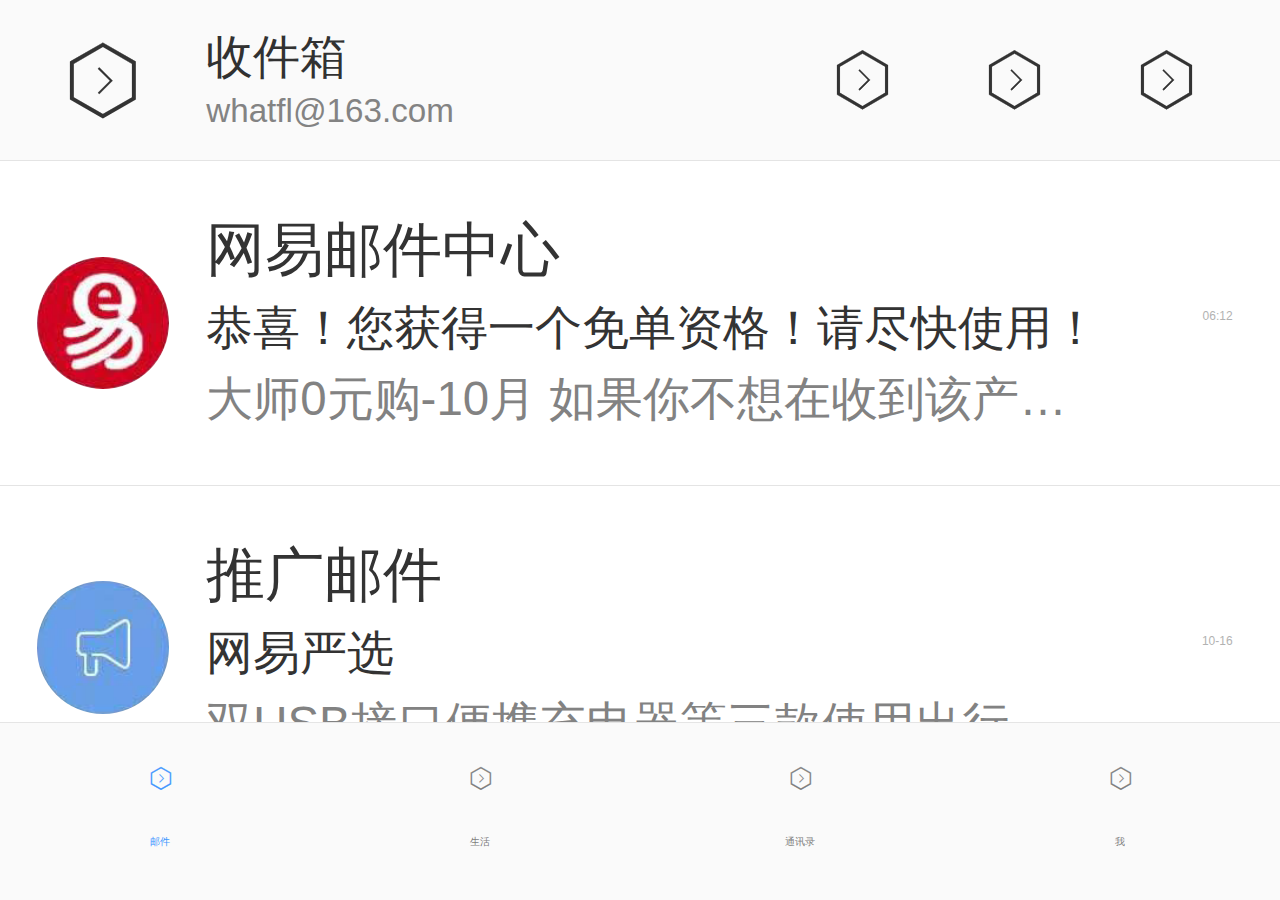
<file: index.html>
<!DOCTYPE html>
<html lang="en">
<head>
    <meta charset="UTF-8">
    <meta name="viewport" content="width=device-width,initial-scale=1,minimum-scale=1,maximum-scale=1,user-scalable=no" />
    <title>网易邮箱App</title>
    <link rel="stylesheet" href="css/base.css">
    <link rel="stylesheet" href="css/index.css">
    <script type="text/javascript" src="js/jquery-1.8.3.min.js"></script>
</head>
<body>
    <div class="all">
        <header>
            <span><i class="iconfont">&#xe642;</i></span>
            <div class="youxiang">
                <h5>收件箱</h5>
                <p>whatfl@163.com</p>
            </div>
            <ul class="right">
                <li><i class="iconfont">&#xe642;</i></li>
                <li><i class="iconfont">&#xe642;</i></li>
                <li><i class="iconfont">&#xe642;</i></li>
            </ul>
        </header>
        <main>
            <div class="read">
                <ul class="readed">
                    <li>全标已读</li>
                    <li>多选</li>
                </ul>
            </div>
            <dl>
                <dt><img src="img/dt005.jpg" alt=""></dt>
                <dd>
                    <h4 class="title">网易邮件中心</h4>
                    <p class="des">恭喜！您获得一个免单资格！请尽快使用！</p>
                    <p class="text">大师0元购-10月 如果你不想在收到该产品的推荐邮件，请点击这里退订</p>
                    <span class="time">06:12</span>
                </dd>
            </dl>
            <dl>
                <dt><img src="img/dt004.jpg" alt=""></dt>
                <dd>
                    <h4 class="title">推广邮件</h4>
                    <p class="des">网易严选</p>
                    <p class="text">双USB接口便携充电器等三款使用出行装备等你选购</p>
                    <span class="time">10-16</span>
                </dd>
            </dl>
            <dl>
                <dt><img src="img/dt003.jpg" alt=""></dt>
                <dd>
                    <h4 class="title">网易账号中心</h4>
                    <p class="des">欢迎注册网易账号</p>
                    <p class="text">此邮件没有内容</p>
                    <span class="time">10-01</span>
                </dd>
            </dl>
            <dl>
                <dt><img src="img/dt001.jpg" alt=""></dt>
                <dd>
                    <h4 class="title">网易邮箱大师团队</h4>
                    <p class="des">欢迎使用网易邮箱大师</p>
                    <p class="text">网易邮箱大师欢迎信</p>
                    <span class="time">09-30</span>
                </dd>
            </dl>

            <!-- start -->
            <dl>
                <dt><img src="img/dt005.jpg" alt=""></dt>
                <dd>
                    <h4 class="title">网易邮件中心</h4>
                    <p class="des">恭喜！您获得一个免单资格！请尽快使用！</p>
                    <p class="text">大师0元购-10月 如果你不想在收到该产品的推荐邮件，请点击这里退订</p>
                    <span class="time">06:12</span>
                </dd>
            </dl>
            <dl>
                <dt><img src="img/dt004.jpg" alt=""></dt>
                <dd>
                    <h4 class="title">推广邮箱</h4>
                    <p class="des">网易严选</p>
                    <p class="text">双USB接口便携充电器等三款使用出行装备等你选购</p>
                    <span class="time">10-16</span>
                </dd>
            </dl>
            <dl>
                <dt><img src="img/dt003.jpg" alt=""></dt>
                <dd>
                    <h4 class="title">网易账号中心</h4>
                    <p class="des">欢迎注册网易账号</p>
                    <p class="text">此邮件没有内容</p>
                    <span class="time">10-01</span>
                </dd>
            </dl>
            <dl>
                <dt><img src="img/dt002.jpg" alt=""></dt>
                <dd>
                    <h4 class="title">京东品质生活日 京造全场低至3折</h4>
                    <p class="text">京东全球好物节 品质生活日 京造全场地址3折</p>
                    <span class="time">广告</span>
                </dd>
            </dl>
            <dl>
                <dt><img src="img/dt001.jpg" alt=""></dt>
                <dd>
                    <h4 class="title">网易邮箱大师团队</h4>
                    <p class="des">欢迎使用网易邮箱大师</p>
                    <p class="text">网易邮箱大师欢迎信</p>
                    <span class="time">09-30</span>
                </dd>
            </dl>
        </main>

        <footer>
            <ul>
                <li><a href="index.html" class="now"><i class="iconfont">&#xe642;</i><span>邮件</span></a></li>
                <li><a href="live.html"><i class="iconfont">&#xe642;</i><span>生活</span></a></li>
                <li><a href="phone.html"><i class="iconfont">&#xe642;</i><span>通讯录</span></a></li>
                <li><a href="me.html"><i class="iconfont">&#xe642;</i><span>我</span></a></li>
            </ul>
        </footer>
    </div>
</body>
</html>
<script type="text/javascript" >
    // 蓝色小图标
    $(".all header ul li:first-child").toggle(
        function(){
            $(this).children().css({"background":"#4196ff"});
        },function(){
            $(this).children().css({"background":""});
        }
    );
    // 鼠标滚动事件
    // window.onmousewheel
    // window.onDOMMouseScroll 兼容firefox
    // window.onmousewheel != undefined?(window.onmousewheel):(window.onDOMMouseScroll) = function(e){
    //     console.log(e.wheelDelta);//  上正下负  火狐用 e.detail  上 -3 下 3
    //     if(e.wheelDelta>0 && $("main")[0].scrollTop == 0){// 向上滚
    //         $("main").animate({"margin-top":0},200);
    //     }else if(e.wheelDelta<0 && $("main").css("margin-top") == "0px"){// 显示状态下 向下滚
    //         $("main").animate({"margin-top":-30},200);
    //     }
    // }
    $("body").onmousemove = function(e){
        console.log(e)
    }
    // touch 事件
    // $("main")[0].ontouchstart=function(e){
        // console.log(e.changeTouches)
        // console.log(e.touches,e.touches[0].clientX,e.touches[0].clientY)
        // if(this.scrollTop==0)
        // $(this).animate({"margin-top":0,"scrollTop":30},200);
    // }
    
    let height = -parseInt($("main").css("margin-top"));
    $("main")[0].ontouchend = function(e){
        console.log(e);
        $(this).stop(true);
        console.log("end");
        if(this.scrollTop>height/2&&this.scrollTop<height && $(this).css("margin-top")=="0px"){
            console.log("下半段");
            $(this).animate({"margin-top":-height,scrollTop:0},200);
            // this.scrollTop = 0;
        }else if(this.scrollTop<=height/2 && $(this).css("margin-top")=="0px"){
            console.log("上半段");
            $(this).animate({"margin-top":0,scrollTop:0},200);
            // this.scrollTop = 0;
        }else if(this.scrollTop==0){
            console.log("出现");
            $(this).animate({"margin-top":0,scrollTop:0},200);
        }
    };

</script>
<script type="text/javascript" src="js/mypathURL.js"></script>
</file>
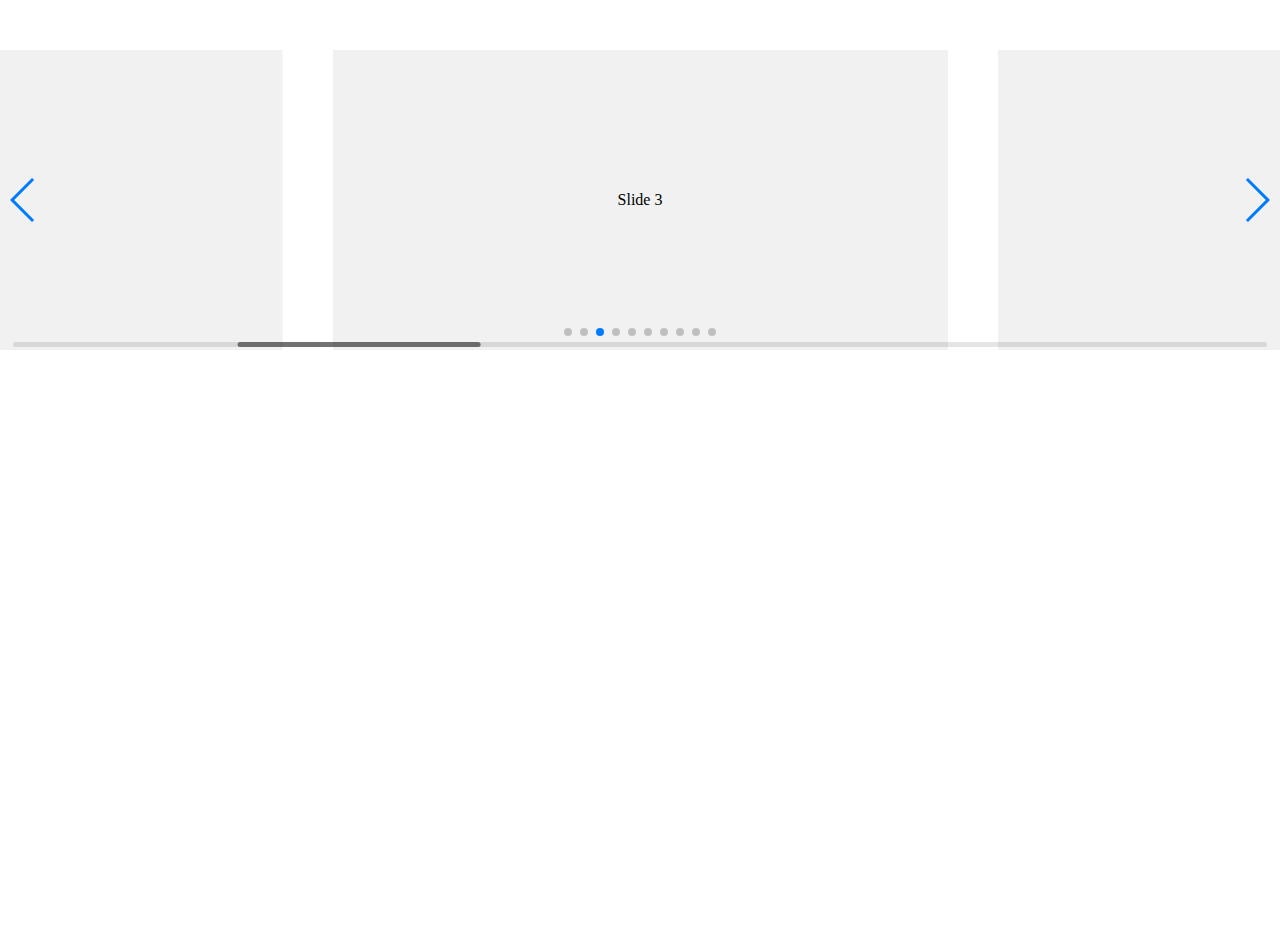
<file: swiper-4.4.1/playground/index.html>
<!doctype html>
<html lang="en">
<head>
    <meta charset="UTF-8">
    <title>Swiper Playground</title>
    <link rel="stylesheet" href="../dist/css/swiper.min.css">
    <meta name="viewport" content="width=device-width">
</head>
<body>
    <div class="swiper-container">
        <div class="swiper-scrollbar"></div>
        <div class="swiper-button-prev"></div>
        <div class="swiper-button-next"></div>
        <div class="swiper-wrapper">
            <div class="swiper-slide">Slide 1</div>
            <div class="swiper-slide">Slide 2</div>
            <div class="swiper-slide">Slide 3</div>
            <div class="swiper-slide">Slide 4</div>
            <div class="swiper-slide">Slide 5</div>
            <div class="swiper-slide">Slide 6</div>
            <div class="swiper-slide">Slide 7</div>
            <div class="swiper-slide">Slide 8</div>
            <div class="swiper-slide">Slide 9</div>
            <div class="swiper-slide">Slide 10</div>
        </div>
        <div class="swiper-pagination"></div>
    </div>
    <style>
    body, html {
        padding: 0;
        margin: 0;
        position: relative;
        height: 100%;
    }
    .swiper-container {
        width: 100%;
        height: 300px;
        margin: 50px auto;
    }
    .swiper-slide {
        background: #f1f1f1;
        color:#000;
        text-align: center;
        line-height: 300px;
    }
    </style>
    <script src="../dist/js/swiper.min.js"></script>
    <script>
        var swiper = new Swiper({
            el: '.swiper-container',
            initialSlide: 2,
            spaceBetween: 50,
            slidesPerView: 2,
            centeredSlides: true,
            slideToClickedSlide: true,
            grabCursor: true,
            scrollbar: {
              el: '.swiper-scrollbar',
            },
            mousewheel: {
              enabled: true,
            },
            keyboard: {
              enabled: true,
            },
            pagination: {
              el: '.swiper-pagination',
            },
            navigation: {
              nextEl: '.swiper-button-next',
              prevEl: '.swiper-button-prev',
            },
        });
    </script>
</body>
</html>
</file>
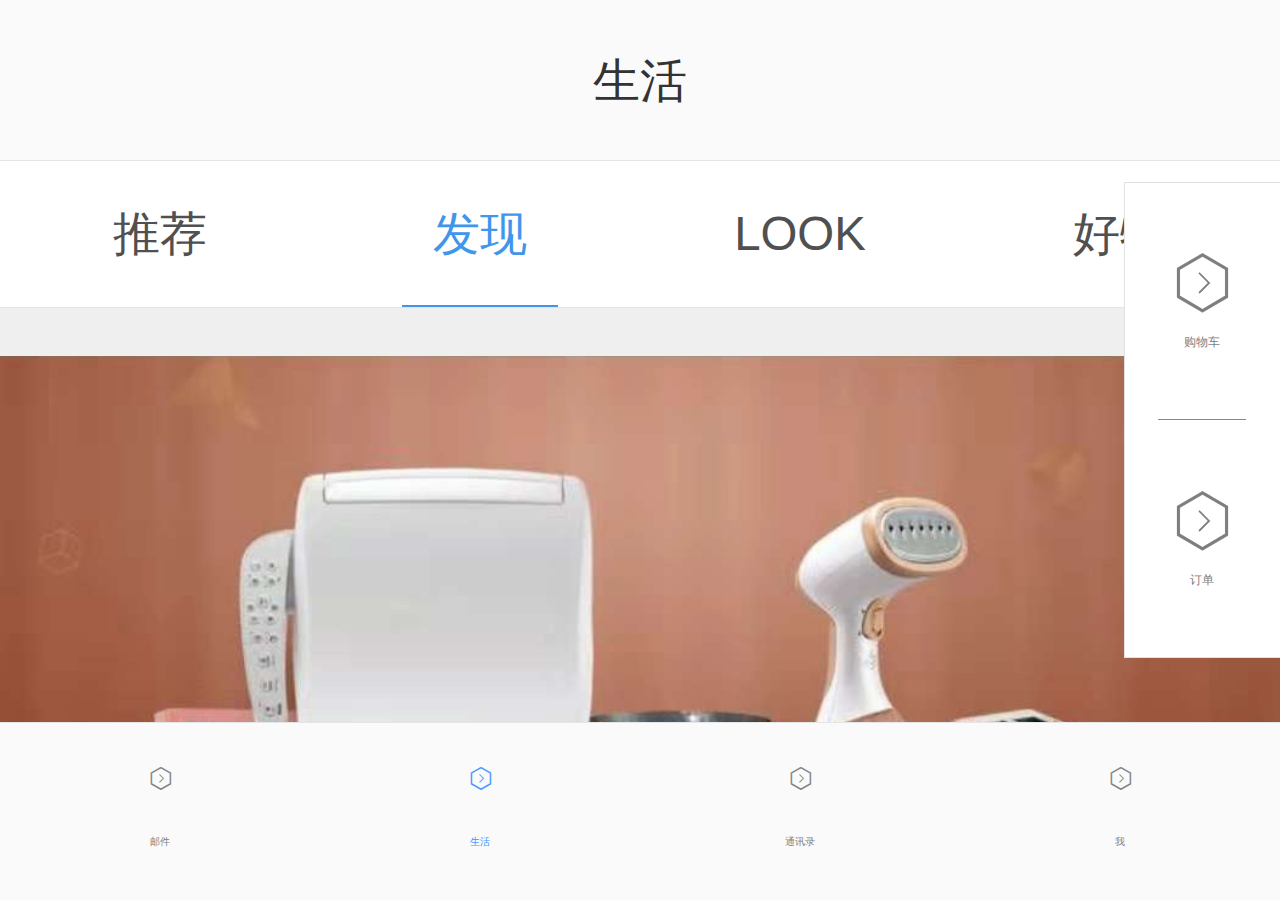
<file: find.html>
<!DOCTYPE html>
<html lang="en">
<head>
    <meta charset="UTF-8">
    <title>生活-发现</title>
    <meta name="viewport" content="width=device-width,initial-scale=1,minimum-scale=1,maximum-scale=1,user-scalable=no" />
    <link rel="stylesheet" href="css/base.css">
    <link rel="stylesheet" href="css/live.css">
    <link rel="stylesheet" href="css/find.css">

    <script type="text/javascript" src="js/jquery-1.8.3.min.js"></script>

</head>
<body>
    <div class="all">
        <header>
            <div class="shenghuo">生活</div>
        </header>
        <nav>
            <ul>
                <li><a href="live.html">推荐</a></li>
                <li><a class="now" href="find.html">发现</a></li>
                <li><a href="look.html">LOOK</a></li>
                <li><a href="great.html">好物</a></li>
            </ul>
        </nav>

        <main>
            <dl class="banner_box">
                <dt>
                    <img src="img/box2-1.jpg" alt="">
                    <div class="bottom">
                        <p class="view"><i class="iconfont">&#xe642;</i><span class="viwe_count">97</span></p>
                    </div>
                </dt>
                <dd>
                    <h3>严选断货补单王</h3>
                    <p>这些爆款就是这么红</p>
                </dd>
            </dl>
            <dl class="banner_box">
                <dt>
                    <img src="img/box2-2.jpg" alt="">
                    <div class="bottom">
                        <p class="view"><i class="iconfont">&#xe642;</i><span class="viwe_count">105.6</span>k</p>
                    </div>
                </dt>
                <dd>
                    <h3>丹麦皇室用的顶配鹅绒被，长啥样？</h3>
                    <p>现在预订，付尾款最高直减800元</p>
                </dd>
            </dl>
            <dl class="banner_box">
                <dt>
                    <img src="img/box2-1.jpg" alt="">
                    <div class="bottom">
                        <p class="view"><i class="iconfont">&#xe642;</i><span class="viwe_count">105.6</span>k</p>
                    </div>
                </dt>
                <dd>
                    <h3>严选铁粉信赖榜</h3>
                    <p>闭上眼睛买，它们不会错</p>
                </dd>
            </dl>
            <dl class="banner_box">
                <dt>
                    <img src="img/box1-1.jpg" alt="">
                    <div class="bottom">
                        <p class="view"><i class="iconfont">&#xe642;</i><span class="viwe_count">105.6</span>k</p>
                    </div>
                </dt>
                <dd>
                    <h3>严选铁粉信赖榜</h3>
                    <p>闭上眼睛买，它们不会错</p>
                </dd>
            </dl>
        </main>

        <footer>
            <ul>
                <li><a href="index.html"><i class="iconfont">&#xe642;</i><span>邮件</span></a></li>
                <li><a href="live.html" class="now"><i class="iconfont">&#xe642;</i><span>生活</span></a></li>
                <li><a href="phone.html"><i class="iconfont">&#xe642;</i><span>通讯录</span></a></li>
                <li><a href="me.html"><i class="iconfont">&#xe642;</i><span>我</span></a></li>
            </ul>
        </footer>

        <div class="order_car">
            <ul>
                <li><a href="#"><i class="iconfont">&#xe642;</i><span>购物车</span></a></li>
                <li><a href="#"><i class="iconfont">&#xe642;</i><span>订单</span></a></li>
            </ul>
        </div>

    </div>
</body>
</html>
<script type="text/javascript">
	
	// main滑到底部
	$("main").scroll(function(){
		if(this.scrollTop == this.scrollHeight-this.clientHeight){
			setTimeout(function(){
				create();
			},500);
		}
	})
	
	// 滚动
	function create(){
		let asideIndex = parseInt(Math.random()*4);
		for(let i=0;i<4;i++){
			let newBox = $(".banner_box").eq(i).clone();			//			1-4
			newBox.find("img").attr("src","img/box2-" + Math.ceil(Math.random()*4) + ".jpg");
			newBox.appendTo("main");
		}
	}
</script>
<script type="text/javascript" src="js/mypathURL.js"></script>
</file>
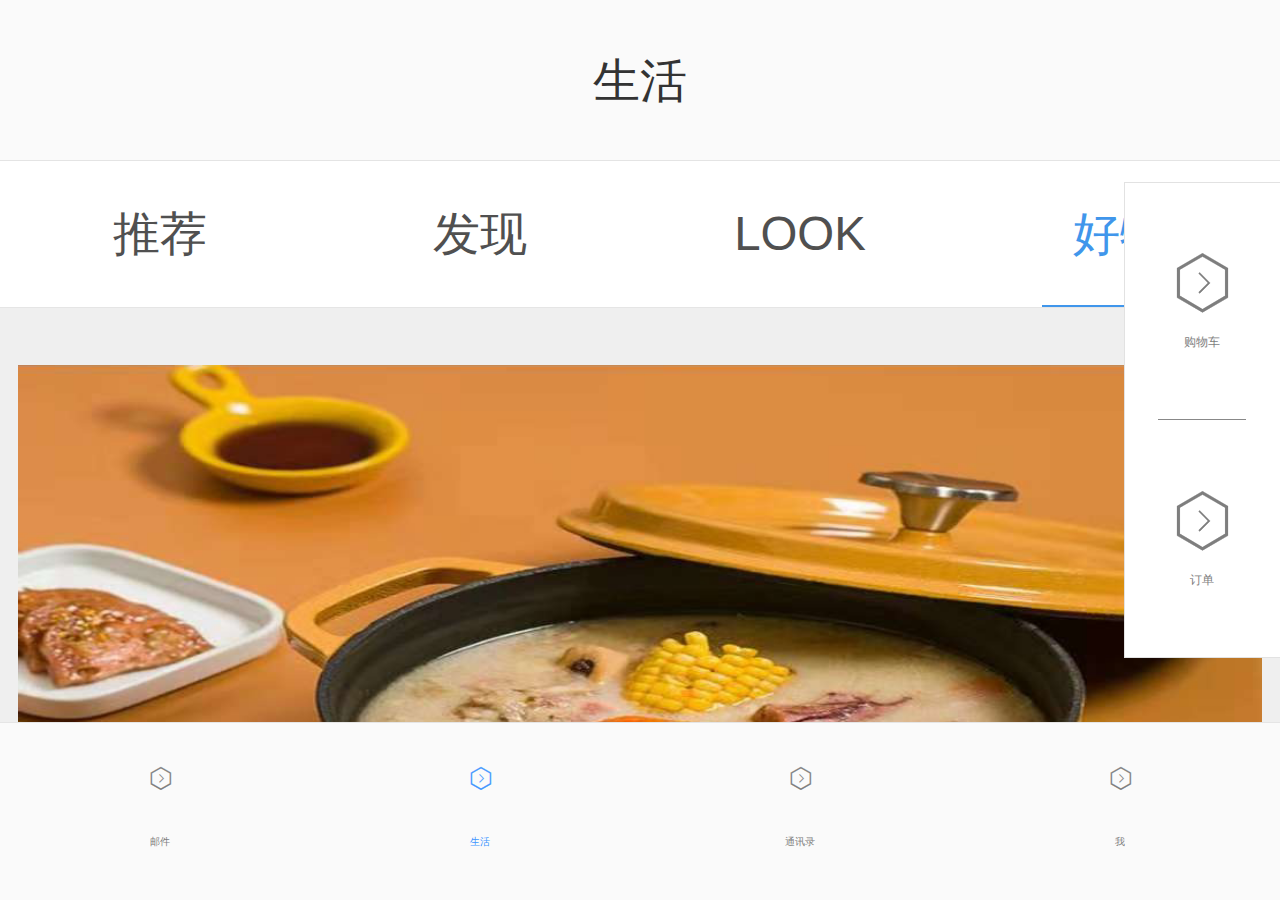
<file: great.html>
<!DOCTYPE html>
<html lang="en">
<head>
    <meta charset="UTF-8">
    <title>生活-好物</title>
    <meta name="viewport" content="width=device-width,initial-scale=1,minimum-scale=1,maximum-scale=1,user-scalable=no" />
    <link rel="stylesheet" href="css/base.css">
    <link rel="stylesheet" href="css/live.css">
    <link rel="stylesheet" href="css/find.css">
    <link rel="stylesheet" href="css/great.css">

    <script type="text/javascript" src="js/jquery-1.8.3.min.js"></script>
</head>
<body>
    <div class="all">
        <header>
            <div class="shenghuo">生活</div>
        </header>
        <nav>
            <ul>
                <li><a href="live.html">推荐</a></li>
                <li><a href="find.html">发现</a></li>
                <li><a href="look.html">LOOK</a></li>
                <li><a class="now" href="great.html">好物</a></li>
            </ul>
        </nav>

        <main>
            <dl class="banner_box">
                <dt>
                    <img src="img/box3-1.jpg" alt="">
                    <div class="bottom">
                        <p class="view"><i class="iconfont">&#xe642;</i><span class="viwe_count">97</span></p>
                    </div>
                </dt>
                <dd>
                    <h3>10月19日新品放映室<span>38元起</span></h3>
                    <p>列出一份好物清单，在金色的日子享受生活。</p>
                </dd>
            </dl>
            <dl class="banner_box">
                <dt>
                    <img src="img/box3-2.jpg" alt="">
                    <div class="bottom">
                        <p class="view"><i class="iconfont">&#xe642;</i><span class="viwe_count">105.6</span>k</p>
                    </div>
                </dt>
                <dd>
                    <h3>10月12日新品放映室<span>9.9元</span></h3>
                    <p>香水和酒某种程度上在男人的生命中呈现交集</p>
                </dd>
            </dl>
            <dl class="banner_box">
                <dt>
                    <img src="img/box2-1.jpg" alt="">
                    <div class="bottom">
                        <p class="view"><i class="iconfont">&#xe642;</i><span class="viwe_count">105.6</span>k</p>
                    </div>
                </dt>
                <dd>
                    <h3>严选铁粉信赖榜<span>38元起</span></h3>
                    <p>闭上眼睛买，它们不会错</p>
                </dd>
            </dl>
            <dl class="banner_box">
                <dt>
                    <img src="img/box1-1.jpg" alt="">
                    <div class="bottom">
                        <p class="view"><i class="iconfont">&#xe642;</i><span class="viwe_count">105.6</span>k</p>
                    </div>
                </dt>
                <dd>
                    <h3>严选铁粉信赖榜<span>38元起</span></h3>
                    <p>闭上眼睛买，它们不会错</p>
                </dd>
            </dl>
        </main>

        <footer>
            <ul>
                <li><a href="index.html"><i class="iconfont">&#xe642;</i><span>邮件</span></a></li>
                <li><a href="live.html" class="now"><i class="iconfont">&#xe642;</i><span>生活</span></a></li>
                <li><a href="phone.html"><i class="iconfont">&#xe642;</i><span>通讯录</span></a></li>
                <li><a href="me.html"><i class="iconfont">&#xe642;</i><span>我</span></a></li>
            </ul>
        </footer>

        <div class="order_car">
            <ul>
                <li><a href="#"><i class="iconfont">&#xe642;</i><span>购物车</span></a></li>
                <li><a href="#"><i class="iconfont">&#xe642;</i><span>订单</span></a></li>
            </ul>
        </div>

    </div>
</body>
</html>
<script type="text/javascript">
	
	// main滑到底部
	$("main").scroll(function(){
		if(this.scrollTop == this.scrollHeight-this.clientHeight){
			setTimeout(function(){
				create();
			},500);
		}
	})
	
	// 滚动
	function create(){
		let asideIndex = parseInt(Math.random()*4);
		for(let i=0;i<4;i++){
			let newBox = $(".banner_box").eq(i).clone();			//			1-4
			newBox.find("img").attr("src","img/box3-" + Math.ceil(Math.random()*4) + ".jpg");
			newBox.appendTo("main");
		}
	}
</script>
<script type="text/javascript" src="js/mypathURL.js"></script>
</file>
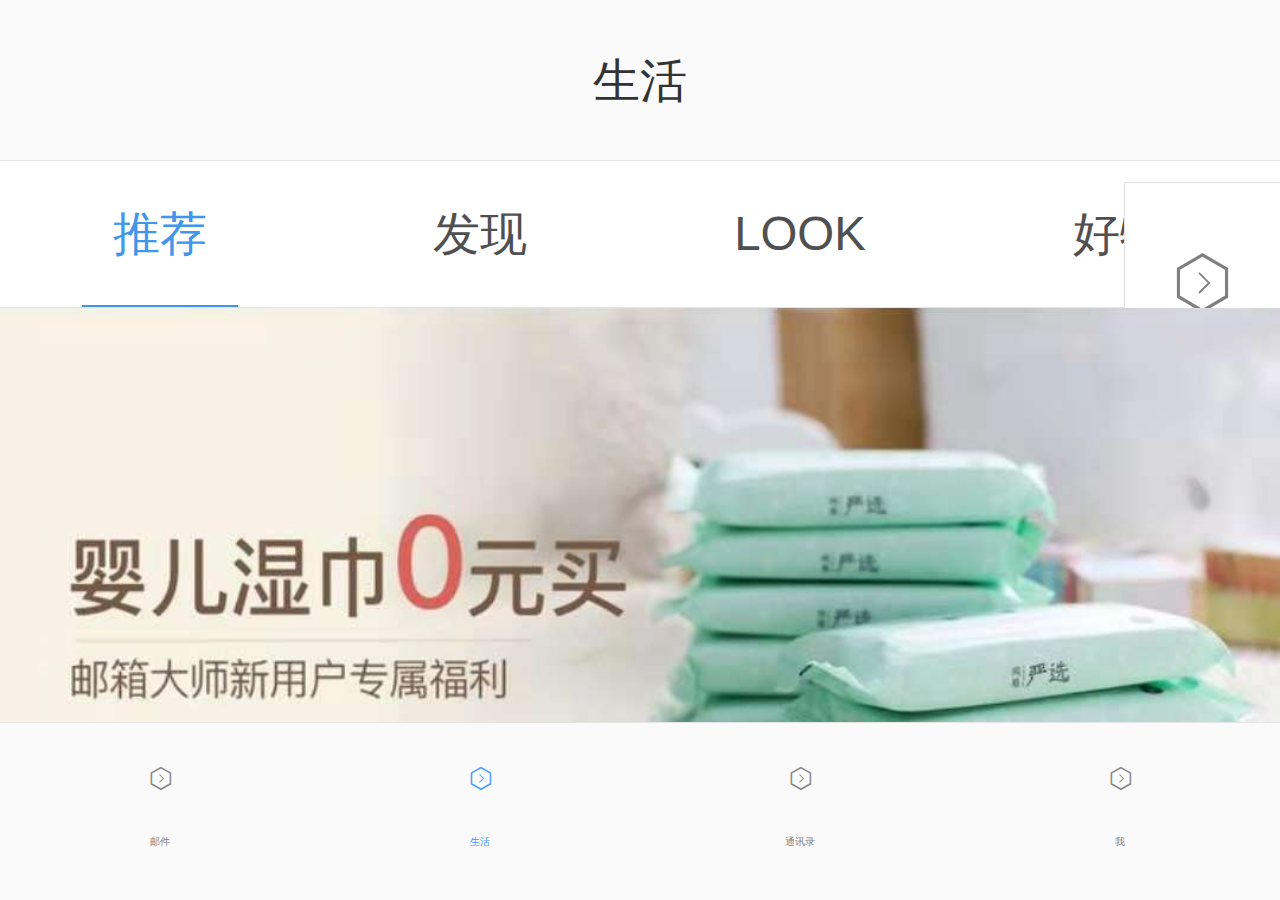
<file: live.html>
<!DOCTYPE html>
<html lang="en">
<head>
    <meta charset="UTF-8">
    <title>生活</title>
    <meta name="viewport" content="width=device-width,initial-scale=1,minimum-scale=1,maximum-scale=1,user-scalable=no" />
    <link rel="stylesheet" href="css/base.css">
    <link rel="stylesheet" href="css/live.css">
    <script type="text/javascript" src="js/jquery-1.8.3.min.js"></script>
    <link rel="stylesheet" href="css/swiper.min.css">
    <style>
        .swiper-container {
            width: 5.4rem;
			padding-bottom:.515rem;
			box-sizing:content-box;
            height: 3rem;
            margin:0 -0.06rem .2rem;
        }
        .swiper-slide {
            text-align: center;
            font-size: 18px;
            background: #fff;

            /* Center slide text vertically */
            display: -webkit-box;
            display: -ms-flexbox;
            display: -webkit-flex;
            display: flex;
            -webkit-box-pack: center;
            -ms-flex-pack: center;
            -webkit-justify-content: center;
            justify-content: center;
            -webkit-box-align: center;
            -ms-flex-align: center;
            -webkit-align-items: center;
            align-items: center;
        }
        .swiper-slide img{width:100%;height:100%;}
		
		/* 豆豆行 */
		.swiper-container-horizontal>.swiper-pagination-bullets, .swiper-pagination-custom, .swiper-pagination-fraction{
			bottom:.18rem;
		}
		main{padding-top:0;}
    </style>
</head>
<body>
    <div class="all">
        <header>
            <div class="shenghuo">生活</div>
        </header>
        <nav>
            <ul>
                <li><a class="now" href="live.html">推荐</a></li>
                <li><a href="find.html">发现</a></li>
                <li><a href="look.html">LOOK</a></li>
                <li><a href="great.html">好物</a></li>
            </ul>
        </nav>

        <main>
            <!-- Swiper -->
            <div class="swiper-container">
                <div class="swiper-wrapper">
                    <div class="swiper-slide"><img src="img/banner1.jpg" alt=""></div>
                    <div class="swiper-slide"><img src="img/banner2.jpg" alt=""></div>
                </div>
                <!-- Add Pagination -->
                <div class="swiper-pagination"></div>
            </div>

            <dl class="banner_box">
                <dt>
                    <img src="img/box1-1.jpg" alt="">
                    <div class="bottom">
                        <p class="view"><i class="iconfont">&#xe642;</i><span class="viwe_count">105.6</span>k</p>
                    </div>
                </dt>
                <dd>
                    <h3>严选铁粉信赖榜</h3>
                    <p>闭上眼睛买，它们不会错</p>
                </dd>
            </dl>
            <dl class="banner_box">
                <dt>
                    <img src="img/box1-2.jpg" alt="">
                    <div class="bottom">
                        <p class="view"><i class="iconfont">&#xe642;</i><span class="viwe_count">128.2</span>k</p>
                    </div>
                </dt>
                <dd>
                    <h3>严选无限回购TOP榜</h3>
                    <p>这些商品买过1次，还会想买第2件</p>
                </dd>
            </dl>
            <dl class="banner_box">
                <dt>
                    <img src="img/box1-3.jpg" alt="">
                    <div class="bottom">
                        <p class="view"><i class="iconfont">&#xe642;</i><span class="viwe_count">46.2</span>k</p>
                    </div>
                </dt>
                <dd>
                    <h3>日用品毫无榜</h3>
                    <p>日常不普通，让自己过得好一点</p>
                </dd>
            </dl>
            <dl class="banner_box">
                <dt>
                    <img src="img/box1-4.jpg" alt="">
                    <div class="bottom">
                        <p class="view"><i class="iconfont">&#xe642;</i><span class="viwe_count">63.2</span>k</p>
                    </div>
                </dt>
                <dd>
                    <h3>严选新中式厨房</h3>
                    <p>跟着甄选家，探索一口好锅的诞生</p>
                </dd>
            </dl>
            <dl class="banner_box aside">
                <dt>
                    <img src="img/aside1.jpg" alt="">
                    <div class="bottom">
                        <p class="view"><i class="iconfont">&#xe642;</i><span class="viwe_count">63.2</span>k</p>
                    </div>
                </dt>
                <dd>
                    <h3>今年女鞋更好穿的秘密</h3>
                    <p>各位小仙女在买网鞋时，一定会有这样的经历吧：有些鞋子样子好看，但回去却硬到磨脚</p>
                </dd>
            </dl>
        </main>

        <footer>
            <ul>
                <li><a href="index.html"><i class="iconfont">&#xe642;</i><span>邮件</span></a></li>
                <li><a href="live.html" class="now"><i class="iconfont">&#xe642;</i><span>生活</span></a></li>
                <li><a href="phone.html"><i class="iconfont">&#xe642;</i><span>通讯录</span></a></li>
                <li><a href="me.html"><i class="iconfont">&#xe642;</i><span>我</span></a></li>
            </ul>
        </footer>

        <div class="order_car">
            <ul>
                <li><a href="#"><i class="iconfont">&#xe642;</i><span>购物车</span></a></li>
                <li><a href="#"><i class="iconfont">&#xe642;</i><span>订单</span></a></li>
            </ul>
        </div>
    </div>
</body>
</html>
<!-- Swiper JS -->
<script src="js/swiper.min.js"></script>

<!-- Initialize Swiper -->
<script>
    var swiper = new Swiper('.swiper-container', {

        pagination: {
            el: '.swiper-pagination',
        },
        speed:1500,
        loop:true,
        autoplay : {
            delay:3500,
            disableOnInteraction: true
        }
    });
	
	// main滑到底部
	$("main").scroll(function(){
		if(this.scrollTop == this.scrollHeight-this.clientHeight){
			setTimeout(function(){
				create();
			},300);
		}
	})
	
	// 滚动
	function create(){
		let asideIndex = parseInt(Math.random()*4);
		for(let i=0;i<4;i++){
			if(i == asideIndex){
				let newAside = $(".aside").eq(0).clone();			//				1-3
				newAside.find("img").attr("src","img/aside"+Math.ceil(Math.random()*3) + ".jpg");
				newAside.appendTo("main");
			}else{
				let newBox = $(".banner_box").eq(i).clone();		//				1-10
				newBox.find("img").attr("src","img/box1-" + Math.ceil(Math.random()*10) + ".jpg");
				newBox.appendTo("main");
			}
		}
	}
</script>
<script type="text/javascript" src="js/mypathURL.js"></script>
</file>
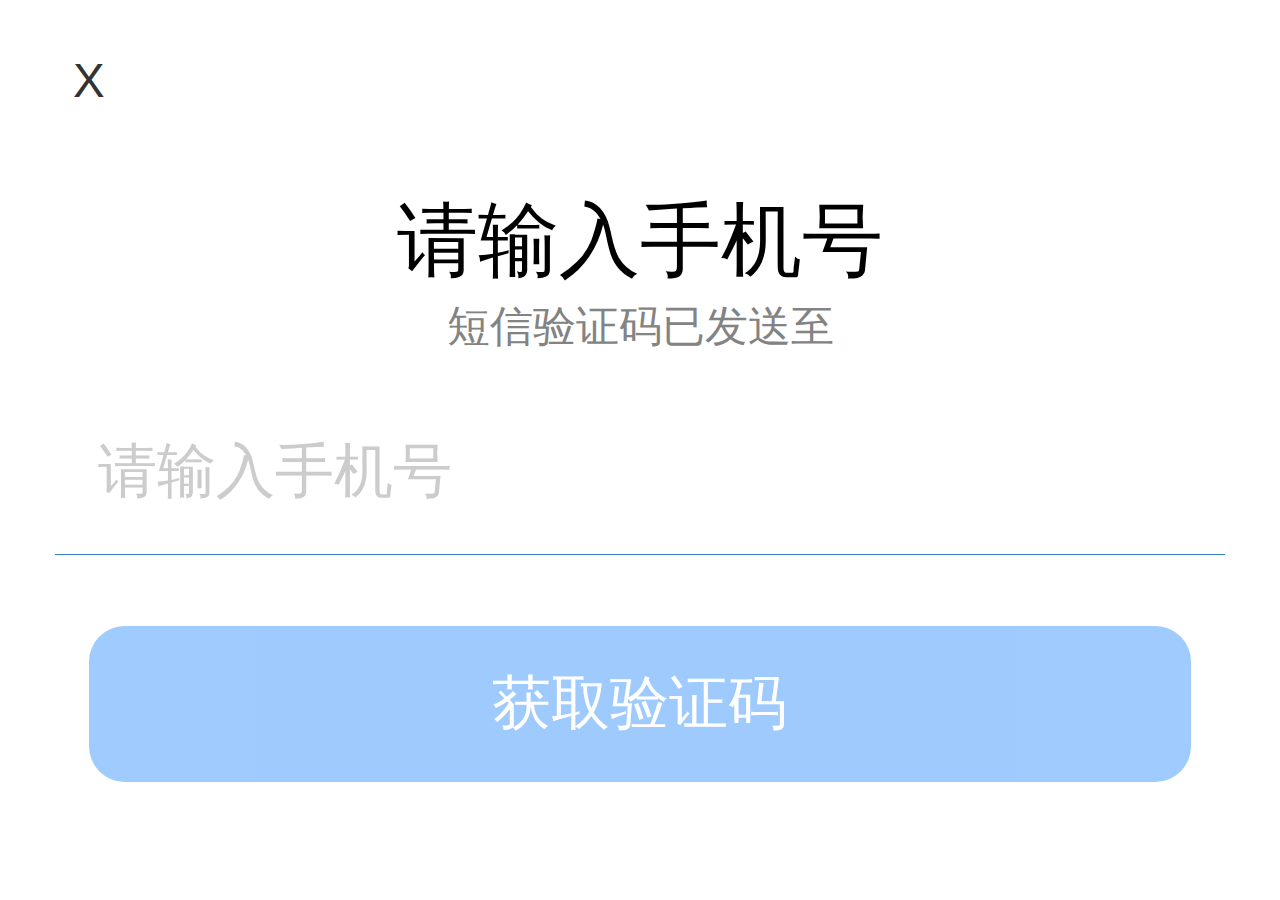
<file: login.html>
<!DOCTYPE html>
<html lang="en">
<head>
	<meta charset="UTF-8">
	<title>登录-login</title>
	<link rel="stylesheet" href="css/base.css">
	<link rel="stylesheet" href="css/login.css">
    <script type="text/javascript" src="js/jquery-1.8.3.min.js"></script>
</head>
<body>
	<div class="all">
		<header>
			<ul class="top">
				<li><i class="close">X</i></li>
				<li></li>
				<li><i class="iconfont"></i></li>
			</ul>
		</header>
		<main>
			<h2>请输入手机号</h2>
			<div class="tip">短信验证码已发送至 <span class="phone_11"></span></div>

			<div class="form">
				<div class="content">
					<div class="input">
						<input type="text" id="tel">
						<label for="tel">请输入手机号</label>
						<span class="close">X</span>
					</div>
					<div class="identify">重发验证码<i>(</i><span class="time60">60</span><i>)</i></div>
				</div>
			</div>

			<input type="button" value="获取验证码" class="btn get">
			<input type="button" value="登录" class="btn login">

			<a href="#">找回大师账号</a>
		</main>
	</div>
<script type="text/javascript">
	// top close
	$(".top .close").click(function(){
		window.location.href="me.html";
	})
	// input 框输入
	$("#tel").keyup(function(){
		// 两端去空
		if(this.value.length != this.value.trim().length){
			$(this).val(this.value.trim());
		}
		// 显示
		if(this.value.length>0){
			$(this).next().css({"display":"none"});
			$(this).next().next().css({"display":"block"});
			$(".get").css({"opacity":"1"});
		}else{// 隐藏
			$(this).next().css({"display":"block"});
			$(this).next().next().css({"display":"none"});
			$(".get").css({"opacity":"0.5"});
		}
	});
	// input 框后的close图标
	$(".input .close").click(function(){
		$(this).parent().children("input").val("");
		$(this).parent().children("label").css({"display":"block"});
	});
	// 获取验证码
	$(".get").click(function(){
		// 半透明直接 禁用
		if($(this).css("opacity") != "1"){
			return;
		}
		// 非半透明
		var tel = $("#tel").val();
		var reg = /^\d{11}$/
		if(reg.test(tel)){
			// 验证成功
			$("main h2").text("请输入短信验证码");
			$(".tip").css({"display":"block"});
			$(".phone_11").text(tel);

			//重新发送
			$(".identify").css({"display":"block"});
			// 定时器 

			$(".time60").parent().css({"color":"#cdcdcd"});
			time($(".time60"),60);
			$(".get").css({"display":"none"});
			$(".login").css({"display":"block"});
			$("#tel").val("");
			$("label").css({"display":"block"});
			$("label").text("请输入验证码");

			// 找回大师账号
			$("main > a").css({"display":"none"});
		}else if(/\d+/.test(tel)){
			promp("仅支持中国大陆地区手机号");
		}else{
			promp("请输入正确的手机号");
		}
	});
	// 登录
	$(".login").click(function(){
		window.location.href = "me.html?username=" + $(".phone_11").text();
	});

	// 重新发送
	$(".identify").click(function(){
		$(".time60").prev().text("(")
		$(".time60").next().text(")")
		$(".time60").text("60")
		$(".time60").parent().css({"color":"#cdcdcd"});
		time($(".time60"),60);
	});

	let mytimer;
	function time($dom,num){
		if(mytimer){
			return;
		}
			console.log("mytimer");	
		mytimer = setInterval(function(){
			num--;
			if(num<0){
				num = 0;
				$dom.text("");
				$dom.prev().text("");
				$dom.next().text("");
				clearInterval(mytimer);
				mytimer = null;
				$dom.parent().css({"color":"#000"});
				return;
			};
			$dom.text(num);
		},100)
	}

	function promp(str){
		let parent;
		let alert0;
		if($("span#hint0").length>0){
			parent = $("span#hint0");
			alert0 = $("span#hint");
		}else{

			parent = $("<span id='hint0'></span>");
			$("body").append(parent);
			parent.css({
				"position":"fixed",
				"top":"0",
				"width":"100%",
				"height":"100%",
				background:"rgba(0,0,0,0.5)",
			});
			alert0 = $("<span id='hint'></span>");
			alert0.css({
				"position":"absolute",
				"width":"90%",
				"height":"100px",
				"display":"block",
				"line-height":"100px",
				"color":"#000",
				"text-align":"center",
				"left":"0",
				"right":"0",
				"top":"0",
				"bottom":0,
				"margin":"auto",
				"border-radius":"10px",
				"background":"rgba(255,255,255,1)",
				"font-size":".25rem",
				// "display":"none",
				// "opacity":0,
			});
			parent.append(alert0);
			// 点击消失
			parent.click(function(){
				$(this).css({"display":"none"});
			});
		}
		// alert0.stop(true);
		//显示
		parent.css({"display":"block"});
		alert0.text(str);
		
	}
</script>
</body>
</html>
</file>
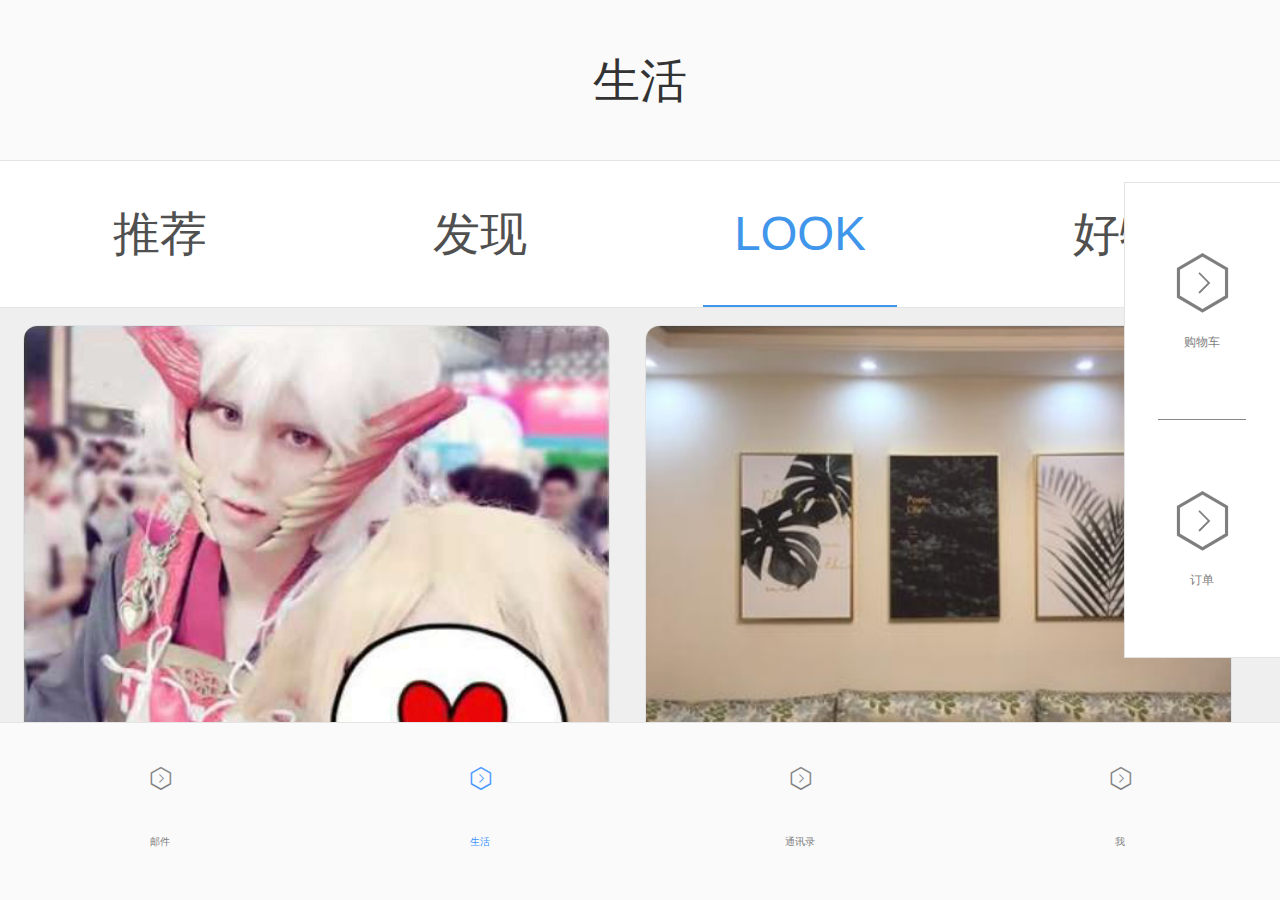
<file: look.html>
<!DOCTYPE html>
<html lang="en">
<head>
    <meta charset="UTF-8">
    <title>生活-LOOK</title>
    <meta name="viewport" content="width=device-width,initial-scale=1,minimum-scale=1,maximum-scale=1,user-scalable=no" />
    <link rel="stylesheet" href="css/base.css">
    <link rel="stylesheet" href="css/live.css">
    <link rel="stylesheet" href="css/great.css">

    <script type="text/javascript" src="js/jquery-1.8.3.min.js"></script>
</head>
<body>
    <div class="all">
        <header>
            <div class="shenghuo">生活</div>
        </header>
        <nav>
            <ul>
                <li><a href="live.html">推荐</a></li>
                <li><a href="find.html">发现</a></li>
                <li><a class="now" href="look.html">LOOK</a></li>
                <li><a href="great.html">好物</a></li>
            </ul>
        </nav>
        <main>
			<div class='dl'>
				<dl class="banner_box half_box">
					<dt><img src="img/half2.jpg" ></dt>
					<dd>
						<p class="des">小小只超可爱漫展的时候买了一只大的，...</p>
						<div class="bottom">
							<div class="person">
								<img src="img/ihead6.jpg" >
								<span class="name">华****</span>
							</div>
							<div class="zan">
								<i class="i_count">点赞</i><i class="iconfont">&#xe623;</i>
							</div>
						</div>
					</dd>
				</dl>
			</div>
			<div class="dl">
				<dl class="banner_box half_box">
					<dt><img src="img/half9.jpg" ></dt>
					<dd>
						<p class="des">真的是太漂亮了！！！喜欢的不行不行的！</p>
						<div class="bottom">
							<div class="person">
								<img src="img/ihead1.jpg" >
								<span class="name">只争朝夕</span>
							</div>
							<div class="zan">
								<i class="i_count">点赞</i><i class="iconfont">&#xe623;</i>
							</div>
						</div>
					</dd>
				</dl>
			</div>
			<div class="dl">
				<dl class="banner_box half_box">
					<dt><img src="img/half8.jpg" ></dt>
					<dd>
						<p class="des">如何如何？是不是很好很不错？？？</p>
						<div class="bottom">
							<div class="person">
								<img src="img/ihead2.jpg" >
								<span class="name">wangzhich...</span>
							</div>
							<div class="zan">
								<i class="i_count">点赞</i><i class="iconfont">&#xe623;</i>
							</div>
						</div>
					</dd>
				</dl>
			</div>
			<div class="dl">
				<dl class="banner_box half_box">
					<dt><img src="img/half7.jpg" ></dt>
					<dd>
						<p class="des">如其他评论所说，包包因为定型的缘故，皮质较硬...</p>
						<div class="bottom">
							<div class="person">
								<img src="img/ihead3.jpg" >
								<span class="name">1****6</span>
							</div>
							<div class="zan">
								<i class="i_count">点赞</i><i class="iconfont">&#xe623;</i>
							</div>
						</div>
					</dd>
				</dl>
			</div>
        </main>

        <footer>
            <ul>
                <li><a href="index.html"><i class="iconfont">&#xe642;</i><span>邮件</span></a></li>
                <li><a href="live.html" class="now"><i class="iconfont">&#xe642;</i><span>生活</span></a></li>
                <li><a href="phone.html"><i class="iconfont">&#xe642;</i><span>通讯录</span></a></li>
                <li><a href="me.html"><i class="iconfont">&#xe642;</i><span>我</span></a></li>
            </ul>
        </footer>

        <div class="order_car">
            <ul>
                <li><a href="#"><i class="iconfont">&#xe642;</i><span>购物车</span></a></li>
                <li><a href="#"><i class="iconfont">&#xe642;</i><span>订单</span></a></li>
            </ul>
        </div>
    </div>
	
<script type="text/javascript">
	var heightArr = [16.67,16.67];
	var dls = $(".dl");
	for(let i=0;i<dls.length;i++){
		positionDl(dls[i]);
	}
	
	function positionDl(dom){
		var boxHeight = 0,minBoxHeight = 0,minBoxIndex = 0;
		var boxWidth = dom.offsetWidth;
		console.log(boxWidth,dom.clientWidth,dom.scrollWidth);
		boxHeight = dom.offsetHeight;
		minBoxHeight = Math.min.apply(this,heightArr);
		minBoxIndex = heightArr.indexOf(minBoxHeight);
		// 定位
		$(dom).css({
			"position":"absolute",
			"left":minBoxIndex * boxWidth + 5.2,
			"top":minBoxHeight
		});
		// 更改 数组中的数据
		console.log(heightArr,minBoxIndex);
		heightArr[minBoxIndex] += dom.offsetHeight;
	}
	
	// main滑到底部
	$("main").scroll(function(){
		if(this.scrollTop == this.scrollHeight-this.clientHeight){
			setTimeout(function(){
				create();
			},300);
		}
	});
	
	// 滚动
	function create(){
		let asideIndex = parseInt(Math.random()*4);
		for(let i=0;i<4;i++){
			// 克隆一个div
			let newBox = $(".dl").eq(i).clone();// jQuery对象		1-10
			newBox.find("dt img").attr("src","img/half" + Math.ceil(Math.random()*10) + ".jpg");
			// 头像															0-6
			newBox.find(".person img").attr("src","img/ihead" + Math.floor(Math.random()*7) + ".jpg");
			newBox.find(".i_count").text(Math.ceil(Math.random()*1000));
			newBox.find(".iconfont").css({"color":""});
			newBox.css({"opacity":0});
			newBox.appendTo("main");
			setTimeout(function(){
				positionDl(newBox[0]);
				newBox.css({"opacity":1});
			},200);
			
		}
	}
	
	// 点赞 委托
	$("main").on("click",".zan",function(){
		// this 是 .zan
		let $count = $(this).children(".i_count");
		let count = parseInt($count.text());
		let xin = $count.next();
		console.log(xin.css("color"));
		if(xin.css("color") == "rgb(255, 0, 0)"){
			// 提示框
			promp("您已经给他点过赞了")
			return;
			}
		xin.css({"transform":"scale(1.5)","color":"red"});
		setTimeout(function(){
			xin.css({"transform":"scale(1)"});
		},100);
		if(isNaN(count)){
			count=0;
		}
		count++;
		$count.text(count);
	});
	
	function promp(str){
		let alert0;
		if($("span#hint").length>0){
			alert0 = $("span#hint");
		}else{
			alert0 = $("<span id='hint'>"+ str +"</span>");
			alert0.css({
				"position":"fixed",
				"width":"50%",
				"height":"25px",
				"line-height":"25px",
				"color":"#fff",
				"text-align":"center",
				"left":"0",
				"right":"0",
				"top":"0",
				"bottom":0,
				"margin":"auto",
				"border-radius":"5px",
				"background":"rgba(0,0,0,0.4)",
				"display":"none",
				"opacity":0,
			});
			$("body").append(alert0);
		}
		alert0.stop(true);
		//显示
		alert0.css({"display":"block"});
		alert0.animate({"opacity":1},50).delay(500).animate({"opacity":0},800);
		
	}
</script>
<script type="text/javascript" src="js/mypathURL.js"></script>
</body>
</html>
</file>
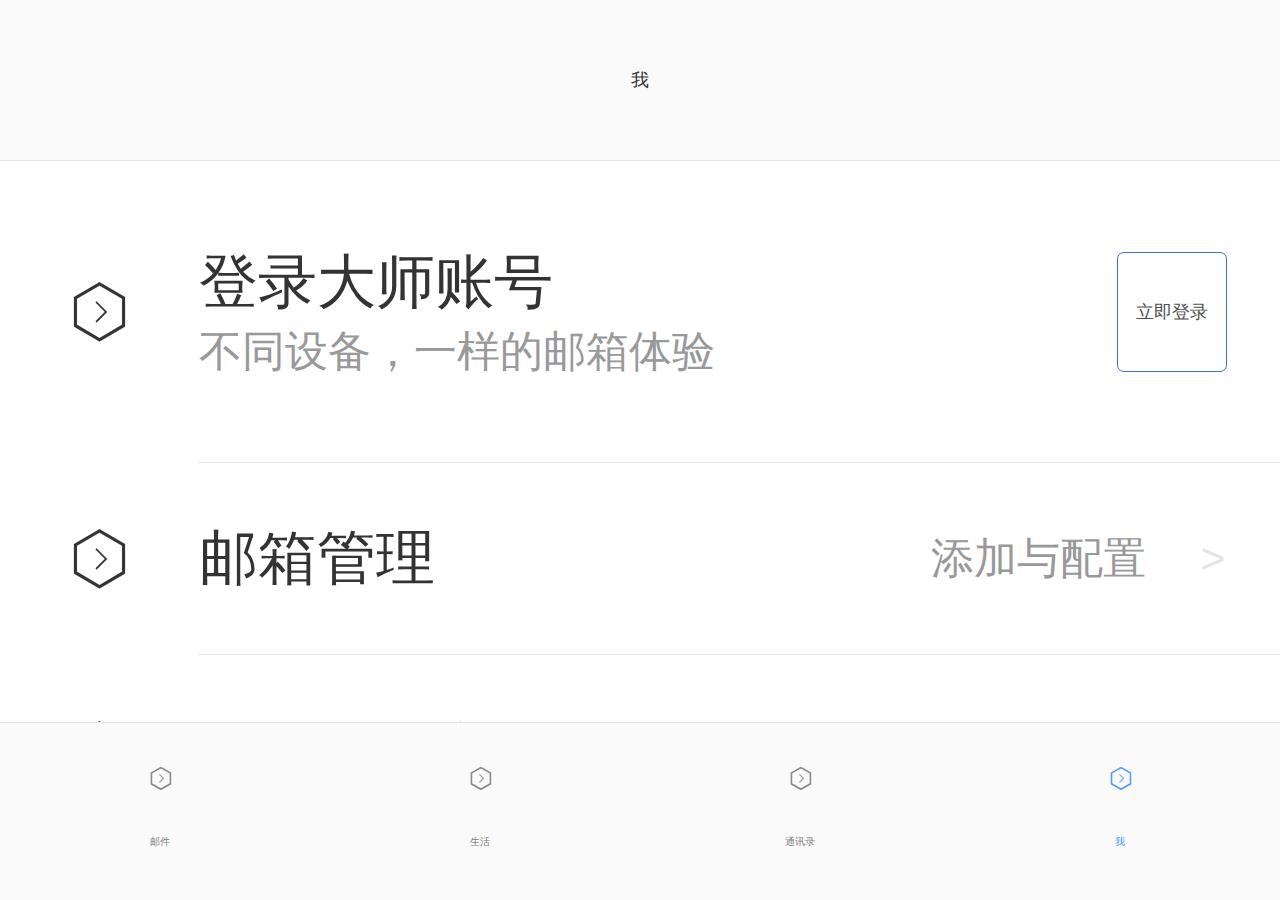
<file: me.html>
<!DOCTYPE html>
<html lang="en">
<head>
    <meta charset="UTF-8">
    <meta name="viewport" content="width=device-width,initial-scale=1,minimum-scale=1,maximum-scale=1,user-scalable=no" />
    <title>网易邮箱App</title>
    <link rel="stylesheet" href="css/base.css">
    <link rel="stylesheet" href="css/phone.css">
    <link rel="stylesheet" href="css/me.css">
    <script type="text/javascript" src="js/jquery-1.8.3.min.js"></script>
</head>
<body>
	<div class="all">
		<header>
			<ul class="top">
				<li><i class="iconfont"></i></li>
				<li>我</li>
				<li><i class="iconfont"></i></li>
			</ul>
		</header>
		
		<main>
            <ul class="pack">
                <li class="user">
                    <span class="left"><i class="iconfont">&#xe642;</i></span>
                    <div class="right">
                        <div class="text_login">
                            <p>登录大师账号</p>
                            <span class="text5">不同设备，一样的邮箱体验</span>
                        </div>
                        <span class="login_btn"><a href="login.html">立即登录</a></span>
                    </div>
                </li>
                <li>
                    <span class="left"><i class="iconfont">&#xe642;</i></span>
                    <div class="right">
                        <p>邮箱管理</p>
                        <span class="text5">添加与配置<i class="gt">></i></span>
                    </div>
                </li>
                <li>
                    <span class="left"><i class="iconfont">&#xe642;</i></span>
                    <div class="right">
                        <p>发件人信息</p>
                        <span class="text5">头像、姓名、签名<i class="gt">></i></span>
                    </div>
                </li>
            </ul>
            <ul class="pack">
                <li>
                    <span class="left"><i class="iconfont">&#xe642;</i></span>
                    <div class="right">
                        <p>我的待办</p>
                        <span class="text5"><i class="gt">></i></span>
                    </div>
                </li>
            </ul>
            <ul class="pack">
                <li>
                    <span class="left"><i class="iconfont">&#xe642;</i></span>
                    <div class="right">
                        <p>大师有礼</p>
                        <span class="text5">精彩生活<i class="gt">></i></span>
                    </div>
                </li>
                <li>
                    <span class="left"><i class="iconfont">&#xe642;</i></span>
                    <div class="right">
                        <p>您有3支强势股待领...</p>
                        <span class="text5">广告<i class="gt">></i></span>
                    </div>
                </li>
            </ul>
            <ul class="pack">
                <li>
                    <span class="left"><i class="iconfont">&#xe642;</i></span>
                    <div class="right">
                        <p>设置</p>
                        <span class="text5">广告<i class="gt">></i></span>
                    </div>
                </li>
                <li class="pic"></li>
            </ul>
		</main>
        
		<footer>
            <ul>
                <li><a href="index.html"><i class="iconfont">&#xe642;</i><span>邮件</span></a></li>
                <li><a href="live.html"><i class="iconfont">&#xe642;</i><span>生活</span></a></li>
                <li><a href="phone.html"><i class="iconfont">&#xe642;</i><span>通讯录</span></a></li>
                <li><a href="me.html" class="now"><i class="iconfont">&#xe642;</i><span>我</span></a></li>
            </ul>
        </footer>
    </div>
    <script type="text/javascript" src="js/mypathURL.js"></script>
</body>
</html>
</file>
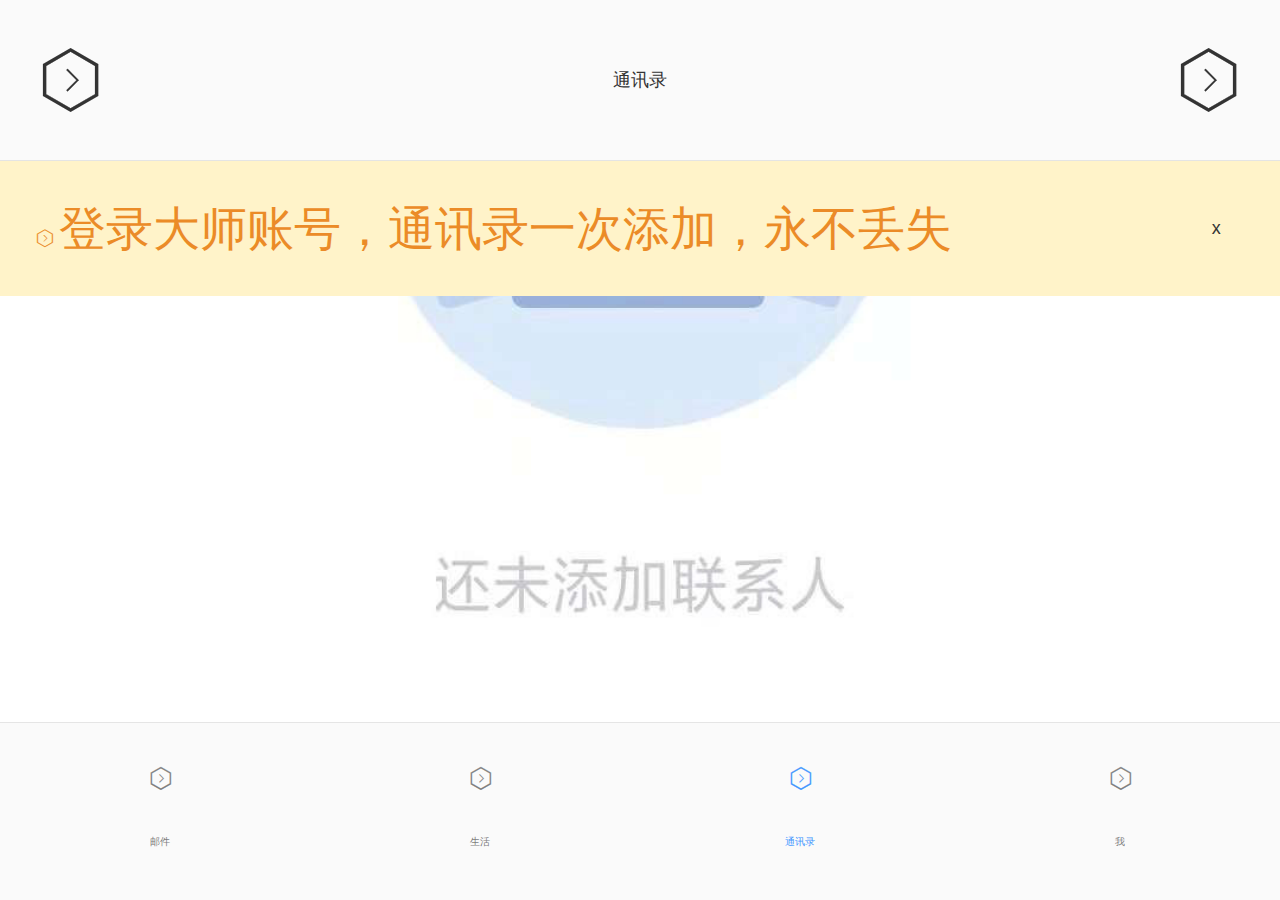
<file: phone.html>
<!DOCTYPE html>
<html lang="en">
<head>
    <meta charset="UTF-8">
    <meta name="viewport" content="width=device-width,initial-scale=1,minimum-scale=1,maximum-scale=1,user-scalable=no" />
    <title>网易邮箱App</title>
    <link rel="stylesheet" href="css/base.css">
    <link rel="stylesheet" href="css/index.css">
    <link rel="stylesheet" href="css/phone.css">
    <script type="text/javascript" src="js/jquery-1.8.3.min.js"></script>
</head>
<body>
	<div class="all">
		<header>
			<ul class="top">
				<li><i class="iconfont">&#xe642;</i></li>
				<li>通讯录</li>
				<li><i class="iconfont">&#xe642;</i></li>
			</ul>
		</header>
		
		<div class="phone0">
			<p class="left">
				<i class="iconfont">&#xe642;</i>
				<span class="cont">登录大师账号，通讯录一次添加，永不丢失</span>
			</p>
			<span class="close">x</span>
		</div>
		<main>
			<img src="img/phone0.jpg" alt="">
		</main>
        
		<footer>
            <ul>
                <li><a href="index.html"><i class="iconfont">&#xe642;</i><span>邮件</span></a></li>
                <li><a href="live.html"><i class="iconfont">&#xe642;</i><span>生活</span></a></li>
                <li><a href="phone.html" class="now"><i class="iconfont">&#xe642;</i><span>通讯录</span></a></li>
                <li><a href="me.html"><i class="iconfont">&#xe642;</i><span>我</span></a></li>
            </ul>
        </footer>
    </div>
	
<script type="text/javascript">
	// phone0 删除
	$(".close").click(function(){
		$(this).parent().slideUp();
		setTimeout(function(){
			$(this).parent().remove();	
		},1500);
	});
</script>
<script type="text/javascript" src="js/mypathURL.js"></script>
<script type="text/javascript">
	
	if(obj.username){
		let data = [{}];
	}
</script>
</body>
</html>
</file>
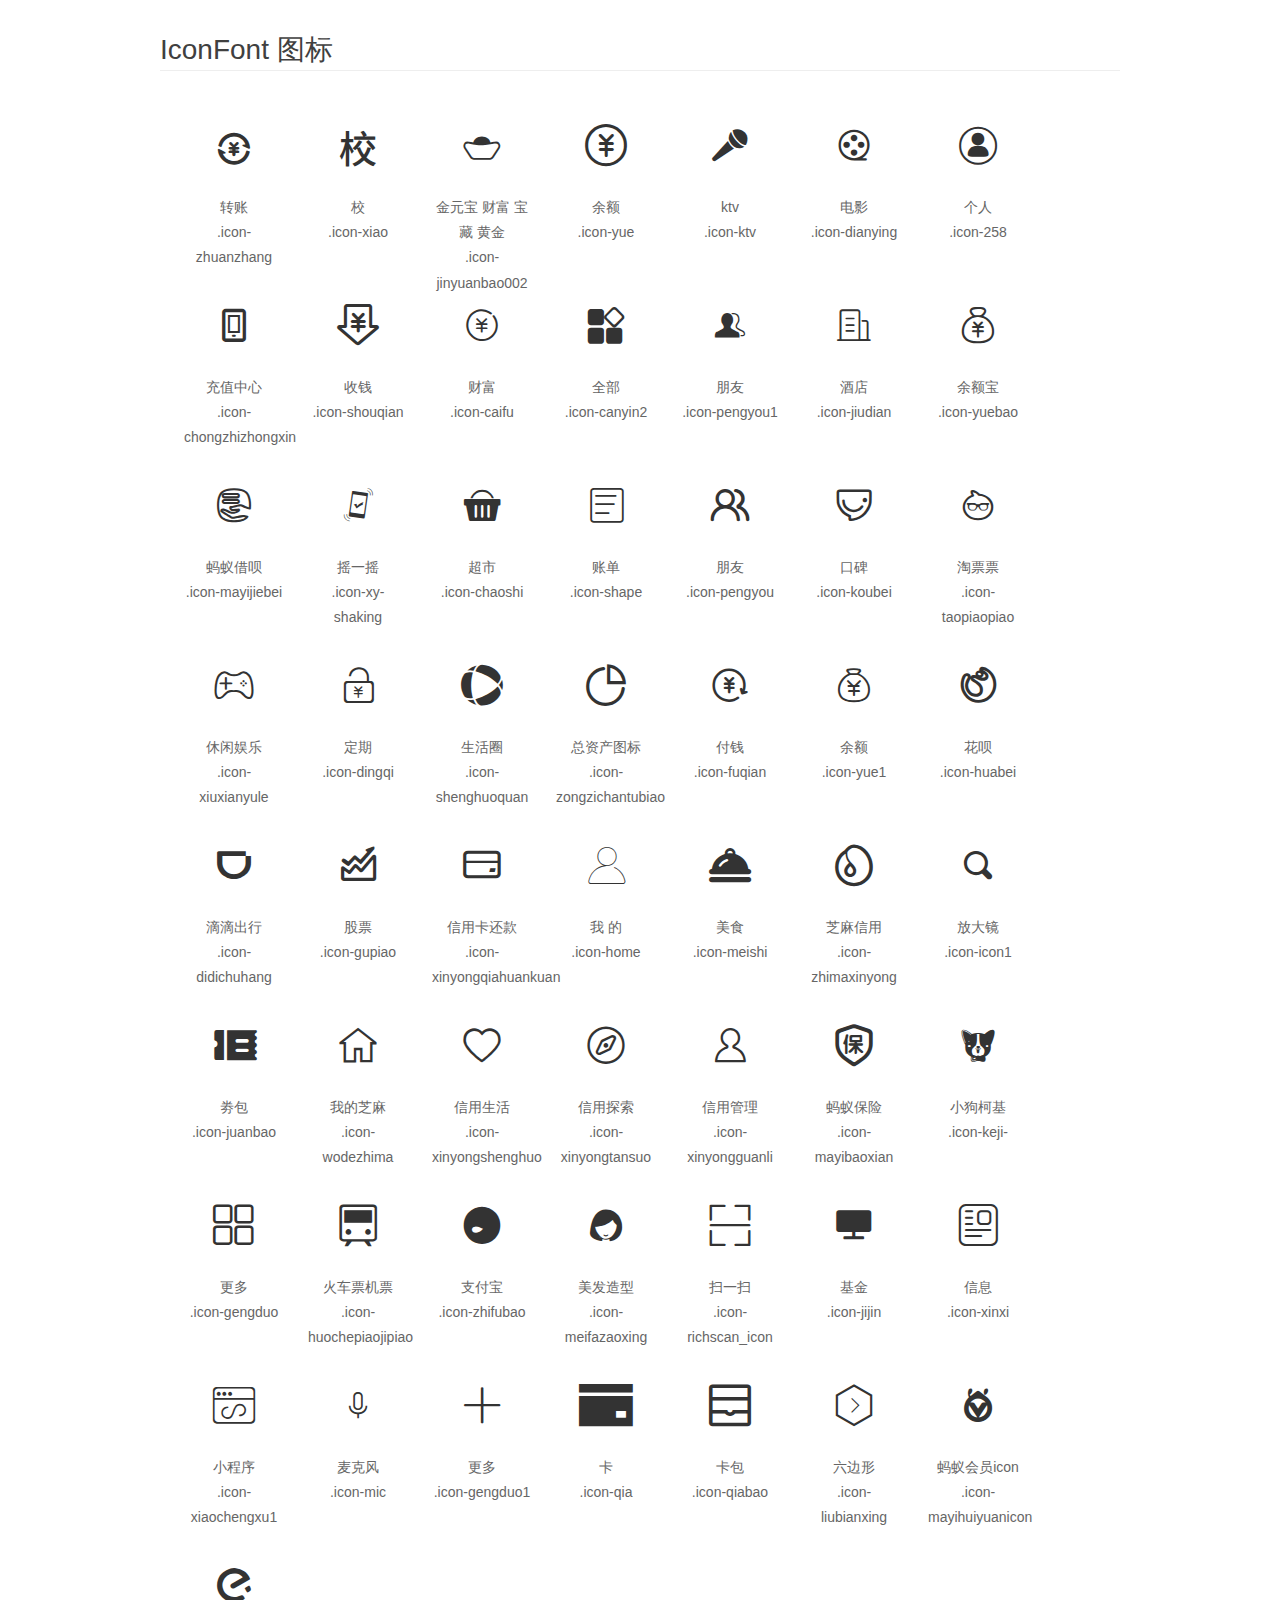
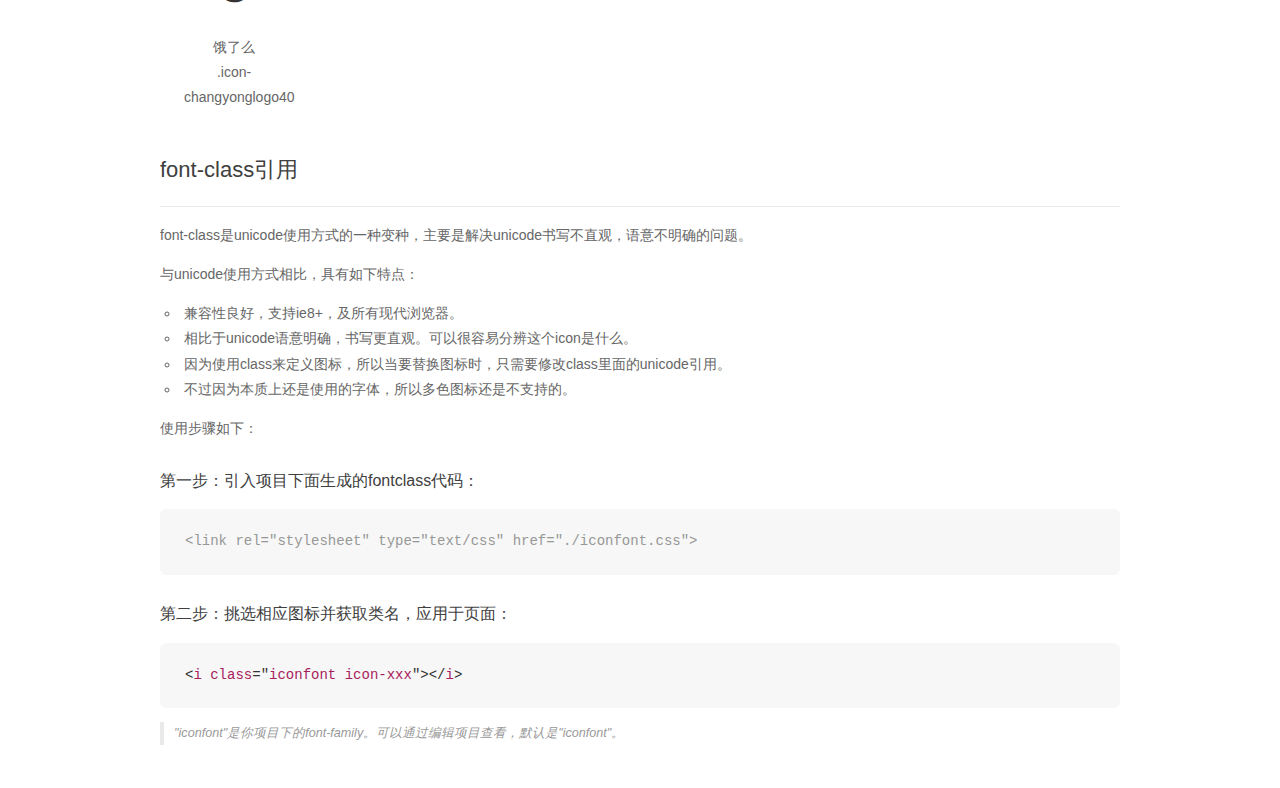
<file: font/demo_fontclass.html>
<!DOCTYPE html>
<html>
<head>
    <meta charset="utf-8"/>
    <title>IconFont</title>
    <link rel="stylesheet" href="demo.css">
    <link rel="stylesheet" href="iconfont.css">
</head>
<body>
    <div class="main markdown">
        <h1>IconFont 图标</h1>
        <ul class="icon_lists clear">
            
                <li>
                <i class="icon iconfont icon-zhuanzhang"></i>
                    <div class="name">转账</div>
                    <div class="fontclass">.icon-zhuanzhang</div>
                </li>
            
                <li>
                <i class="icon iconfont icon-xiao"></i>
                    <div class="name">校</div>
                    <div class="fontclass">.icon-xiao</div>
                </li>
            
                <li>
                <i class="icon iconfont icon-jinyuanbao002"></i>
                    <div class="name">金元宝 财富 宝藏 黄金</div>
                    <div class="fontclass">.icon-jinyuanbao002</div>
                </li>
            
                <li>
                <i class="icon iconfont icon-yue"></i>
                    <div class="name">余额</div>
                    <div class="fontclass">.icon-yue</div>
                </li>
            
                <li>
                <i class="icon iconfont icon-ktv"></i>
                    <div class="name">ktv</div>
                    <div class="fontclass">.icon-ktv</div>
                </li>
            
                <li>
                <i class="icon iconfont icon-dianying"></i>
                    <div class="name">电影</div>
                    <div class="fontclass">.icon-dianying</div>
                </li>
            
                <li>
                <i class="icon iconfont icon-258"></i>
                    <div class="name">个人</div>
                    <div class="fontclass">.icon-258</div>
                </li>
            
                <li>
                <i class="icon iconfont icon-chongzhizhongxin"></i>
                    <div class="name">充值中心</div>
                    <div class="fontclass">.icon-chongzhizhongxin</div>
                </li>
            
                <li>
                <i class="icon iconfont icon-shouqian"></i>
                    <div class="name">收钱</div>
                    <div class="fontclass">.icon-shouqian</div>
                </li>
            
                <li>
                <i class="icon iconfont icon-caifu"></i>
                    <div class="name">财富</div>
                    <div class="fontclass">.icon-caifu</div>
                </li>
            
                <li>
                <i class="icon iconfont icon-canyin2"></i>
                    <div class="name">全部</div>
                    <div class="fontclass">.icon-canyin2</div>
                </li>
            
                <li>
                <i class="icon iconfont icon-pengyou1"></i>
                    <div class="name">朋友</div>
                    <div class="fontclass">.icon-pengyou1</div>
                </li>
            
                <li>
                <i class="icon iconfont icon-jiudian"></i>
                    <div class="name">酒店</div>
                    <div class="fontclass">.icon-jiudian</div>
                </li>
            
                <li>
                <i class="icon iconfont icon-yuebao"></i>
                    <div class="name">余额宝</div>
                    <div class="fontclass">.icon-yuebao</div>
                </li>
            
                <li>
                <i class="icon iconfont icon-mayijiebei"></i>
                    <div class="name">蚂蚁借呗</div>
                    <div class="fontclass">.icon-mayijiebei</div>
                </li>
            
                <li>
                <i class="icon iconfont icon-xy-shaking"></i>
                    <div class="name">摇一摇</div>
                    <div class="fontclass">.icon-xy-shaking</div>
                </li>
            
                <li>
                <i class="icon iconfont icon-chaoshi"></i>
                    <div class="name">超市</div>
                    <div class="fontclass">.icon-chaoshi</div>
                </li>
            
                <li>
                <i class="icon iconfont icon-shape"></i>
                    <div class="name">账单</div>
                    <div class="fontclass">.icon-shape</div>
                </li>
            
                <li>
                <i class="icon iconfont icon-pengyou"></i>
                    <div class="name">朋友</div>
                    <div class="fontclass">.icon-pengyou</div>
                </li>
            
                <li>
                <i class="icon iconfont icon-koubei"></i>
                    <div class="name">口碑</div>
                    <div class="fontclass">.icon-koubei</div>
                </li>
            
                <li>
                <i class="icon iconfont icon-taopiaopiao"></i>
                    <div class="name">淘票票</div>
                    <div class="fontclass">.icon-taopiaopiao</div>
                </li>
            
                <li>
                <i class="icon iconfont icon-xiuxianyule"></i>
                    <div class="name">休闲娱乐</div>
                    <div class="fontclass">.icon-xiuxianyule</div>
                </li>
            
                <li>
                <i class="icon iconfont icon-dingqi"></i>
                    <div class="name">定期</div>
                    <div class="fontclass">.icon-dingqi</div>
                </li>
            
                <li>
                <i class="icon iconfont icon-shenghuoquan"></i>
                    <div class="name">生活圈</div>
                    <div class="fontclass">.icon-shenghuoquan</div>
                </li>
            
                <li>
                <i class="icon iconfont icon-zongzichantubiao"></i>
                    <div class="name">总资产图标</div>
                    <div class="fontclass">.icon-zongzichantubiao</div>
                </li>
            
                <li>
                <i class="icon iconfont icon-fuqian"></i>
                    <div class="name">付钱</div>
                    <div class="fontclass">.icon-fuqian</div>
                </li>
            
                <li>
                <i class="icon iconfont icon-yue1"></i>
                    <div class="name">余额</div>
                    <div class="fontclass">.icon-yue1</div>
                </li>
            
                <li>
                <i class="icon iconfont icon-huabei"></i>
                    <div class="name">花呗</div>
                    <div class="fontclass">.icon-huabei</div>
                </li>
            
                <li>
                <i class="icon iconfont icon-didichuhang"></i>
                    <div class="name">滴滴出行</div>
                    <div class="fontclass">.icon-didichuhang</div>
                </li>
            
                <li>
                <i class="icon iconfont icon-gupiao"></i>
                    <div class="name">股票</div>
                    <div class="fontclass">.icon-gupiao</div>
                </li>
            
                <li>
                <i class="icon iconfont icon-xinyongqiahuankuan"></i>
                    <div class="name">信用卡还款</div>
                    <div class="fontclass">.icon-xinyongqiahuankuan</div>
                </li>
            
                <li>
                <i class="icon iconfont icon-home"></i>
                    <div class="name">我 的</div>
                    <div class="fontclass">.icon-home</div>
                </li>
            
                <li>
                <i class="icon iconfont icon-meishi"></i>
                    <div class="name">美食</div>
                    <div class="fontclass">.icon-meishi</div>
                </li>
            
                <li>
                <i class="icon iconfont icon-zhimaxinyong"></i>
                    <div class="name">芝麻信用</div>
                    <div class="fontclass">.icon-zhimaxinyong</div>
                </li>
            
                <li>
                <i class="icon iconfont icon-icon1"></i>
                    <div class="name">放大镜</div>
                    <div class="fontclass">.icon-icon1</div>
                </li>
            
                <li>
                <i class="icon iconfont icon-juanbao"></i>
                    <div class="name">劵包</div>
                    <div class="fontclass">.icon-juanbao</div>
                </li>
            
                <li>
                <i class="icon iconfont icon-wodezhima"></i>
                    <div class="name">我的芝麻</div>
                    <div class="fontclass">.icon-wodezhima</div>
                </li>
            
                <li>
                <i class="icon iconfont icon-xinyongshenghuo"></i>
                    <div class="name">信用生活</div>
                    <div class="fontclass">.icon-xinyongshenghuo</div>
                </li>
            
                <li>
                <i class="icon iconfont icon-xinyongtansuo"></i>
                    <div class="name">信用探索</div>
                    <div class="fontclass">.icon-xinyongtansuo</div>
                </li>
            
                <li>
                <i class="icon iconfont icon-xinyongguanli"></i>
                    <div class="name">信用管理</div>
                    <div class="fontclass">.icon-xinyongguanli</div>
                </li>
            
                <li>
                <i class="icon iconfont icon-mayibaoxian"></i>
                    <div class="name">蚂蚁保险</div>
                    <div class="fontclass">.icon-mayibaoxian</div>
                </li>
            
                <li>
                <i class="icon iconfont icon-keji-"></i>
                    <div class="name">小狗柯基</div>
                    <div class="fontclass">.icon-keji-</div>
                </li>
            
                <li>
                <i class="icon iconfont icon-gengduo"></i>
                    <div class="name">更多</div>
                    <div class="fontclass">.icon-gengduo</div>
                </li>
            
                <li>
                <i class="icon iconfont icon-huochepiaojipiao"></i>
                    <div class="name">火车票机票</div>
                    <div class="fontclass">.icon-huochepiaojipiao</div>
                </li>
            
                <li>
                <i class="icon iconfont icon-zhifubao"></i>
                    <div class="name">支付宝</div>
                    <div class="fontclass">.icon-zhifubao</div>
                </li>
            
                <li>
                <i class="icon iconfont icon-meifazaoxing"></i>
                    <div class="name">美发造型</div>
                    <div class="fontclass">.icon-meifazaoxing</div>
                </li>
            
                <li>
                <i class="icon iconfont icon-richscan_icon"></i>
                    <div class="name">扫一扫</div>
                    <div class="fontclass">.icon-richscan_icon</div>
                </li>
            
                <li>
                <i class="icon iconfont icon-jijin"></i>
                    <div class="name">基金</div>
                    <div class="fontclass">.icon-jijin</div>
                </li>
            
                <li>
                <i class="icon iconfont icon-xinxi"></i>
                    <div class="name">信息</div>
                    <div class="fontclass">.icon-xinxi</div>
                </li>
            
                <li>
                <i class="icon iconfont icon-xiaochengxu1"></i>
                    <div class="name">小程序</div>
                    <div class="fontclass">.icon-xiaochengxu1</div>
                </li>
            
                <li>
                <i class="icon iconfont icon-mic"></i>
                    <div class="name">麦克风</div>
                    <div class="fontclass">.icon-mic</div>
                </li>
            
                <li>
                <i class="icon iconfont icon-gengduo1"></i>
                    <div class="name">更多</div>
                    <div class="fontclass">.icon-gengduo1</div>
                </li>
            
                <li>
                <i class="icon iconfont icon-qia"></i>
                    <div class="name">卡</div>
                    <div class="fontclass">.icon-qia</div>
                </li>
            
                <li>
                <i class="icon iconfont icon-qiabao"></i>
                    <div class="name">卡包</div>
                    <div class="fontclass">.icon-qiabao</div>
                </li>
            
                <li>
                <i class="icon iconfont icon-liubianxing"></i>
                    <div class="name">六边形</div>
                    <div class="fontclass">.icon-liubianxing</div>
                </li>
            
                <li>
                <i class="icon iconfont icon-mayihuiyuanicon"></i>
                    <div class="name">蚂蚁会员icon</div>
                    <div class="fontclass">.icon-mayihuiyuanicon</div>
                </li>
            
                <li>
                <i class="icon iconfont icon-changyonglogo40"></i>
                    <div class="name">饿了么</div>
                    <div class="fontclass">.icon-changyonglogo40</div>
                </li>
            
        </ul>

        <h2 id="font-class-">font-class引用</h2>
        <hr>

        <p>font-class是unicode使用方式的一种变种，主要是解决unicode书写不直观，语意不明确的问题。</p>
        <p>与unicode使用方式相比，具有如下特点：</p>
        <ul>
        <li>兼容性良好，支持ie8+，及所有现代浏览器。</li>
        <li>相比于unicode语意明确，书写更直观。可以很容易分辨这个icon是什么。</li>
        <li>因为使用class来定义图标，所以当要替换图标时，只需要修改class里面的unicode引用。</li>
        <li>不过因为本质上还是使用的字体，所以多色图标还是不支持的。</li>
        </ul>
        <p>使用步骤如下：</p>
        <h3 id="-fontclass-">第一步：引入项目下面生成的fontclass代码：</h3>


        <pre><code class="lang-js hljs javascript"><span class="hljs-comment">&lt;link rel="stylesheet" type="text/css" href="./iconfont.css"&gt;</span></code></pre>
        <h3 id="-">第二步：挑选相应图标并获取类名，应用于页面：</h3>
        <pre><code class="lang-css hljs">&lt;<span class="hljs-selector-tag">i</span> <span class="hljs-selector-tag">class</span>="<span class="hljs-selector-tag">iconfont</span> <span class="hljs-selector-tag">icon-xxx</span>"&gt;&lt;/<span class="hljs-selector-tag">i</span>&gt;</code></pre>
        <blockquote>
        <p>"iconfont"是你项目下的font-family。可以通过编辑项目查看，默认是"iconfont"。</p>
        </blockquote>
    </div>
</body>
</html>
</file>
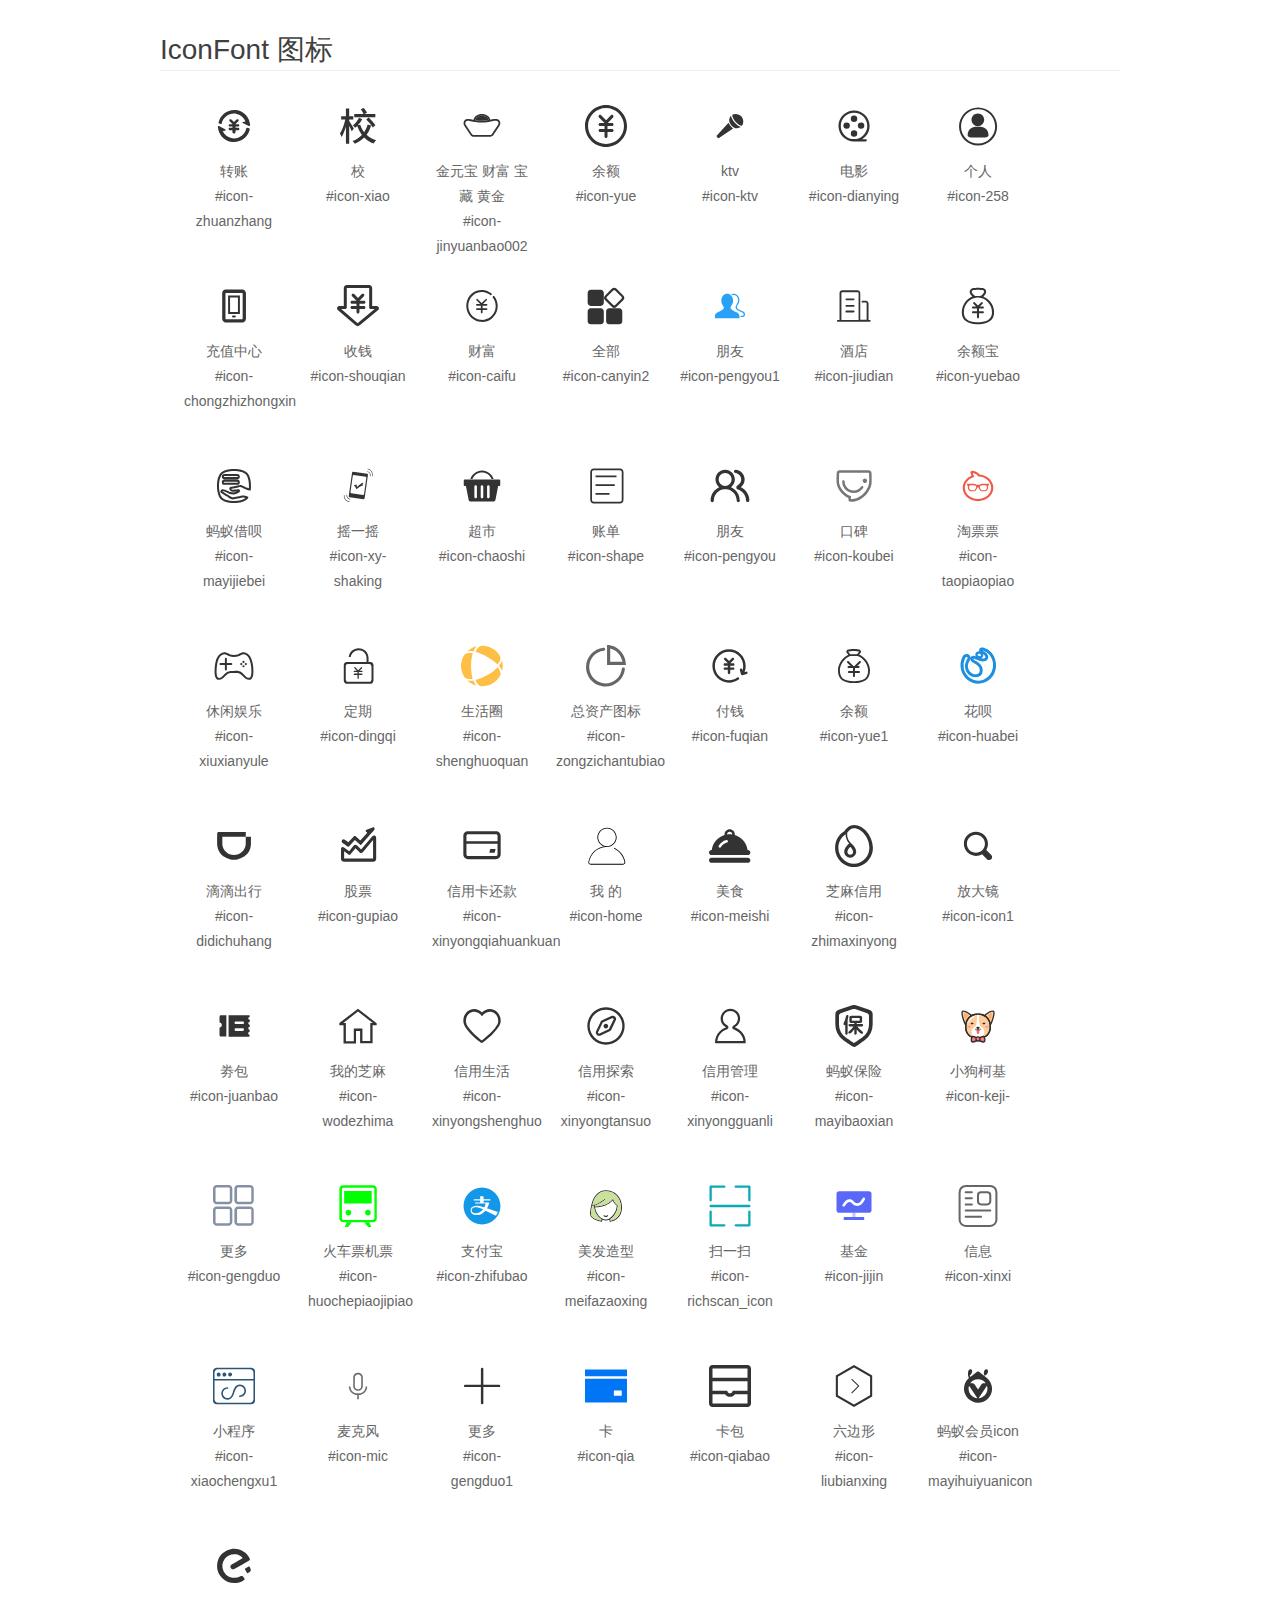
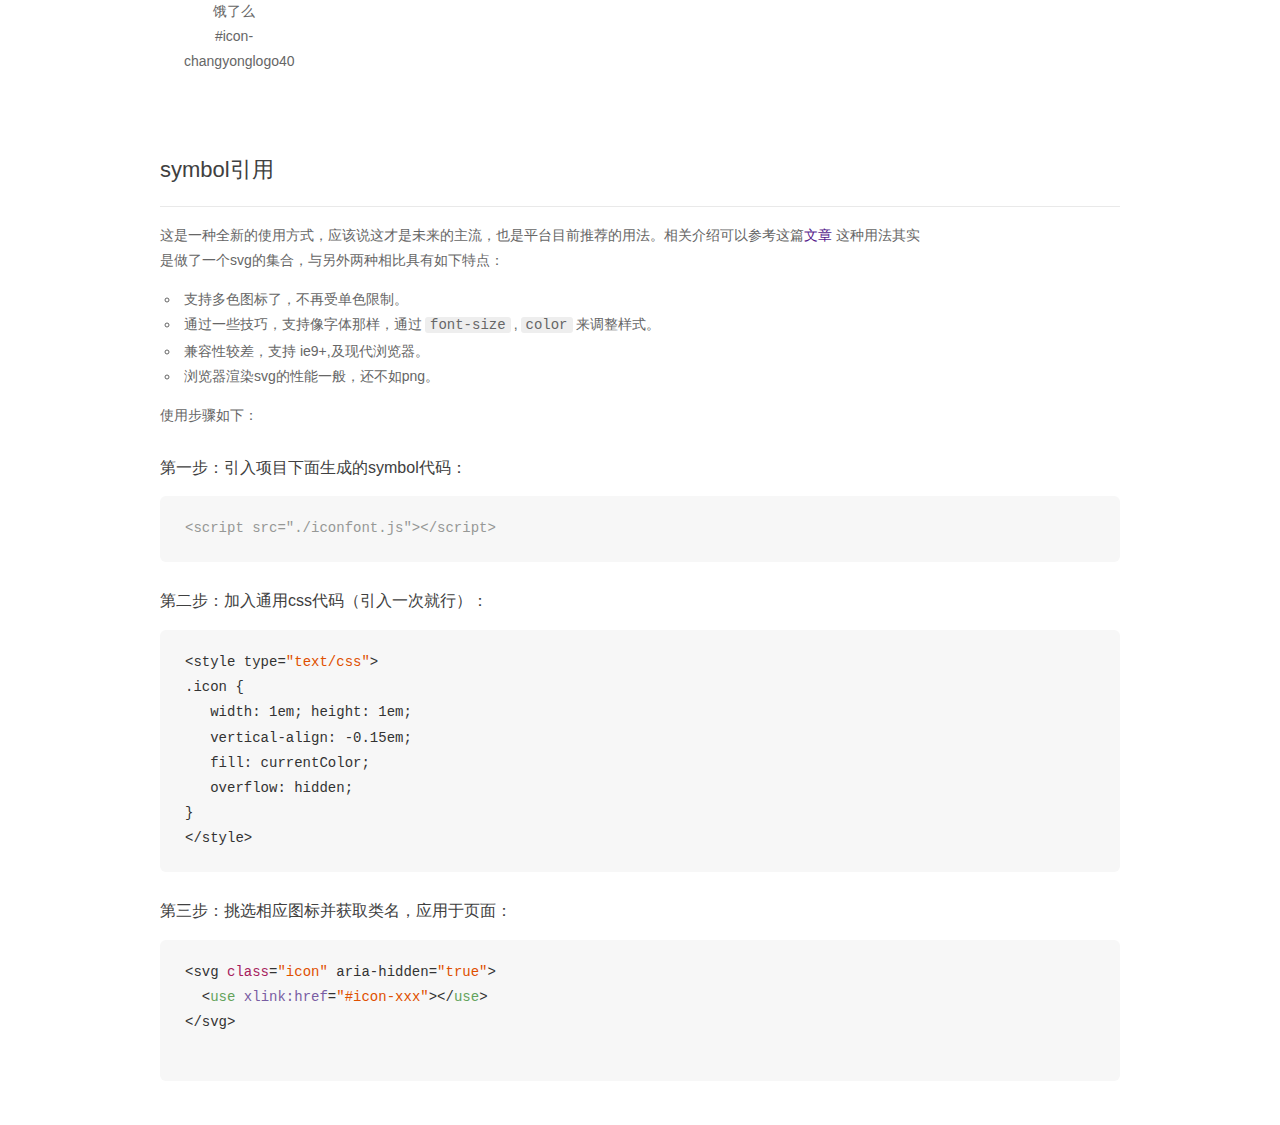
<file: font/demo_symbol.html>
<!DOCTYPE html>
<html>
<head>
    <meta charset="utf-8"/>
    <title>IconFont</title>
    <link rel="stylesheet" href="demo.css">
    <script src="iconfont.js"></script>

    <style type="text/css">
        .icon {
          /* 通过设置 font-size 来改变图标大小 */
          width: 1em; height: 1em;
          /* 图标和文字相邻时，垂直对齐 */
          vertical-align: -0.15em;
          /* 通过设置 color 来改变 SVG 的颜色/fill */
          fill: currentColor;
          /* path 和 stroke 溢出 viewBox 部分在 IE 下会显示
             normalize.css 中也包含这行 */
          overflow: hidden;
        }

    </style>
</head>
<body>
    <div class="main markdown">
        <h1>IconFont 图标</h1>
        <ul class="icon_lists clear">
            
                <li>
                    <svg class="icon" aria-hidden="true">
                        <use xlink:href="#icon-zhuanzhang"></use>
                    </svg>
                    <div class="name">转账</div>
                    <div class="fontclass">#icon-zhuanzhang</div>
                </li>
            
                <li>
                    <svg class="icon" aria-hidden="true">
                        <use xlink:href="#icon-xiao"></use>
                    </svg>
                    <div class="name">校</div>
                    <div class="fontclass">#icon-xiao</div>
                </li>
            
                <li>
                    <svg class="icon" aria-hidden="true">
                        <use xlink:href="#icon-jinyuanbao002"></use>
                    </svg>
                    <div class="name">金元宝 财富 宝藏 黄金</div>
                    <div class="fontclass">#icon-jinyuanbao002</div>
                </li>
            
                <li>
                    <svg class="icon" aria-hidden="true">
                        <use xlink:href="#icon-yue"></use>
                    </svg>
                    <div class="name">余额</div>
                    <div class="fontclass">#icon-yue</div>
                </li>
            
                <li>
                    <svg class="icon" aria-hidden="true">
                        <use xlink:href="#icon-ktv"></use>
                    </svg>
                    <div class="name">ktv</div>
                    <div class="fontclass">#icon-ktv</div>
                </li>
            
                <li>
                    <svg class="icon" aria-hidden="true">
                        <use xlink:href="#icon-dianying"></use>
                    </svg>
                    <div class="name">电影</div>
                    <div class="fontclass">#icon-dianying</div>
                </li>
            
                <li>
                    <svg class="icon" aria-hidden="true">
                        <use xlink:href="#icon-258"></use>
                    </svg>
                    <div class="name">个人</div>
                    <div class="fontclass">#icon-258</div>
                </li>
            
                <li>
                    <svg class="icon" aria-hidden="true">
                        <use xlink:href="#icon-chongzhizhongxin"></use>
                    </svg>
                    <div class="name">充值中心</div>
                    <div class="fontclass">#icon-chongzhizhongxin</div>
                </li>
            
                <li>
                    <svg class="icon" aria-hidden="true">
                        <use xlink:href="#icon-shouqian"></use>
                    </svg>
                    <div class="name">收钱</div>
                    <div class="fontclass">#icon-shouqian</div>
                </li>
            
                <li>
                    <svg class="icon" aria-hidden="true">
                        <use xlink:href="#icon-caifu"></use>
                    </svg>
                    <div class="name">财富</div>
                    <div class="fontclass">#icon-caifu</div>
                </li>
            
                <li>
                    <svg class="icon" aria-hidden="true">
                        <use xlink:href="#icon-canyin2"></use>
                    </svg>
                    <div class="name">全部</div>
                    <div class="fontclass">#icon-canyin2</div>
                </li>
            
                <li>
                    <svg class="icon" aria-hidden="true">
                        <use xlink:href="#icon-pengyou1"></use>
                    </svg>
                    <div class="name">朋友</div>
                    <div class="fontclass">#icon-pengyou1</div>
                </li>
            
                <li>
                    <svg class="icon" aria-hidden="true">
                        <use xlink:href="#icon-jiudian"></use>
                    </svg>
                    <div class="name">酒店</div>
                    <div class="fontclass">#icon-jiudian</div>
                </li>
            
                <li>
                    <svg class="icon" aria-hidden="true">
                        <use xlink:href="#icon-yuebao"></use>
                    </svg>
                    <div class="name">余额宝</div>
                    <div class="fontclass">#icon-yuebao</div>
                </li>
            
                <li>
                    <svg class="icon" aria-hidden="true">
                        <use xlink:href="#icon-mayijiebei"></use>
                    </svg>
                    <div class="name">蚂蚁借呗</div>
                    <div class="fontclass">#icon-mayijiebei</div>
                </li>
            
                <li>
                    <svg class="icon" aria-hidden="true">
                        <use xlink:href="#icon-xy-shaking"></use>
                    </svg>
                    <div class="name">摇一摇</div>
                    <div class="fontclass">#icon-xy-shaking</div>
                </li>
            
                <li>
                    <svg class="icon" aria-hidden="true">
                        <use xlink:href="#icon-chaoshi"></use>
                    </svg>
                    <div class="name">超市</div>
                    <div class="fontclass">#icon-chaoshi</div>
                </li>
            
                <li>
                    <svg class="icon" aria-hidden="true">
                        <use xlink:href="#icon-shape"></use>
                    </svg>
                    <div class="name">账单</div>
                    <div class="fontclass">#icon-shape</div>
                </li>
            
                <li>
                    <svg class="icon" aria-hidden="true">
                        <use xlink:href="#icon-pengyou"></use>
                    </svg>
                    <div class="name">朋友</div>
                    <div class="fontclass">#icon-pengyou</div>
                </li>
            
                <li>
                    <svg class="icon" aria-hidden="true">
                        <use xlink:href="#icon-koubei"></use>
                    </svg>
                    <div class="name">口碑</div>
                    <div class="fontclass">#icon-koubei</div>
                </li>
            
                <li>
                    <svg class="icon" aria-hidden="true">
                        <use xlink:href="#icon-taopiaopiao"></use>
                    </svg>
                    <div class="name">淘票票</div>
                    <div class="fontclass">#icon-taopiaopiao</div>
                </li>
            
                <li>
                    <svg class="icon" aria-hidden="true">
                        <use xlink:href="#icon-xiuxianyule"></use>
                    </svg>
                    <div class="name">休闲娱乐</div>
                    <div class="fontclass">#icon-xiuxianyule</div>
                </li>
            
                <li>
                    <svg class="icon" aria-hidden="true">
                        <use xlink:href="#icon-dingqi"></use>
                    </svg>
                    <div class="name">定期</div>
                    <div class="fontclass">#icon-dingqi</div>
                </li>
            
                <li>
                    <svg class="icon" aria-hidden="true">
                        <use xlink:href="#icon-shenghuoquan"></use>
                    </svg>
                    <div class="name">生活圈</div>
                    <div class="fontclass">#icon-shenghuoquan</div>
                </li>
            
                <li>
                    <svg class="icon" aria-hidden="true">
                        <use xlink:href="#icon-zongzichantubiao"></use>
                    </svg>
                    <div class="name">总资产图标</div>
                    <div class="fontclass">#icon-zongzichantubiao</div>
                </li>
            
                <li>
                    <svg class="icon" aria-hidden="true">
                        <use xlink:href="#icon-fuqian"></use>
                    </svg>
                    <div class="name">付钱</div>
                    <div class="fontclass">#icon-fuqian</div>
                </li>
            
                <li>
                    <svg class="icon" aria-hidden="true">
                        <use xlink:href="#icon-yue1"></use>
                    </svg>
                    <div class="name">余额</div>
                    <div class="fontclass">#icon-yue1</div>
                </li>
            
                <li>
                    <svg class="icon" aria-hidden="true">
                        <use xlink:href="#icon-huabei"></use>
                    </svg>
                    <div class="name">花呗</div>
                    <div class="fontclass">#icon-huabei</div>
                </li>
            
                <li>
                    <svg class="icon" aria-hidden="true">
                        <use xlink:href="#icon-didichuhang"></use>
                    </svg>
                    <div class="name">滴滴出行</div>
                    <div class="fontclass">#icon-didichuhang</div>
                </li>
            
                <li>
                    <svg class="icon" aria-hidden="true">
                        <use xlink:href="#icon-gupiao"></use>
                    </svg>
                    <div class="name">股票</div>
                    <div class="fontclass">#icon-gupiao</div>
                </li>
            
                <li>
                    <svg class="icon" aria-hidden="true">
                        <use xlink:href="#icon-xinyongqiahuankuan"></use>
                    </svg>
                    <div class="name">信用卡还款</div>
                    <div class="fontclass">#icon-xinyongqiahuankuan</div>
                </li>
            
                <li>
                    <svg class="icon" aria-hidden="true">
                        <use xlink:href="#icon-home"></use>
                    </svg>
                    <div class="name">我 的</div>
                    <div class="fontclass">#icon-home</div>
                </li>
            
                <li>
                    <svg class="icon" aria-hidden="true">
                        <use xlink:href="#icon-meishi"></use>
                    </svg>
                    <div class="name">美食</div>
                    <div class="fontclass">#icon-meishi</div>
                </li>
            
                <li>
                    <svg class="icon" aria-hidden="true">
                        <use xlink:href="#icon-zhimaxinyong"></use>
                    </svg>
                    <div class="name">芝麻信用</div>
                    <div class="fontclass">#icon-zhimaxinyong</div>
                </li>
            
                <li>
                    <svg class="icon" aria-hidden="true">
                        <use xlink:href="#icon-icon1"></use>
                    </svg>
                    <div class="name">放大镜</div>
                    <div class="fontclass">#icon-icon1</div>
                </li>
            
                <li>
                    <svg class="icon" aria-hidden="true">
                        <use xlink:href="#icon-juanbao"></use>
                    </svg>
                    <div class="name">劵包</div>
                    <div class="fontclass">#icon-juanbao</div>
                </li>
            
                <li>
                    <svg class="icon" aria-hidden="true">
                        <use xlink:href="#icon-wodezhima"></use>
                    </svg>
                    <div class="name">我的芝麻</div>
                    <div class="fontclass">#icon-wodezhima</div>
                </li>
            
                <li>
                    <svg class="icon" aria-hidden="true">
                        <use xlink:href="#icon-xinyongshenghuo"></use>
                    </svg>
                    <div class="name">信用生活</div>
                    <div class="fontclass">#icon-xinyongshenghuo</div>
                </li>
            
                <li>
                    <svg class="icon" aria-hidden="true">
                        <use xlink:href="#icon-xinyongtansuo"></use>
                    </svg>
                    <div class="name">信用探索</div>
                    <div class="fontclass">#icon-xinyongtansuo</div>
                </li>
            
                <li>
                    <svg class="icon" aria-hidden="true">
                        <use xlink:href="#icon-xinyongguanli"></use>
                    </svg>
                    <div class="name">信用管理</div>
                    <div class="fontclass">#icon-xinyongguanli</div>
                </li>
            
                <li>
                    <svg class="icon" aria-hidden="true">
                        <use xlink:href="#icon-mayibaoxian"></use>
                    </svg>
                    <div class="name">蚂蚁保险</div>
                    <div class="fontclass">#icon-mayibaoxian</div>
                </li>
            
                <li>
                    <svg class="icon" aria-hidden="true">
                        <use xlink:href="#icon-keji-"></use>
                    </svg>
                    <div class="name">小狗柯基</div>
                    <div class="fontclass">#icon-keji-</div>
                </li>
            
                <li>
                    <svg class="icon" aria-hidden="true">
                        <use xlink:href="#icon-gengduo"></use>
                    </svg>
                    <div class="name">更多</div>
                    <div class="fontclass">#icon-gengduo</div>
                </li>
            
                <li>
                    <svg class="icon" aria-hidden="true">
                        <use xlink:href="#icon-huochepiaojipiao"></use>
                    </svg>
                    <div class="name">火车票机票</div>
                    <div class="fontclass">#icon-huochepiaojipiao</div>
                </li>
            
                <li>
                    <svg class="icon" aria-hidden="true">
                        <use xlink:href="#icon-zhifubao"></use>
                    </svg>
                    <div class="name">支付宝</div>
                    <div class="fontclass">#icon-zhifubao</div>
                </li>
            
                <li>
                    <svg class="icon" aria-hidden="true">
                        <use xlink:href="#icon-meifazaoxing"></use>
                    </svg>
                    <div class="name">美发造型</div>
                    <div class="fontclass">#icon-meifazaoxing</div>
                </li>
            
                <li>
                    <svg class="icon" aria-hidden="true">
                        <use xlink:href="#icon-richscan_icon"></use>
                    </svg>
                    <div class="name">扫一扫</div>
                    <div class="fontclass">#icon-richscan_icon</div>
                </li>
            
                <li>
                    <svg class="icon" aria-hidden="true">
                        <use xlink:href="#icon-jijin"></use>
                    </svg>
                    <div class="name">基金</div>
                    <div class="fontclass">#icon-jijin</div>
                </li>
            
                <li>
                    <svg class="icon" aria-hidden="true">
                        <use xlink:href="#icon-xinxi"></use>
                    </svg>
                    <div class="name">信息</div>
                    <div class="fontclass">#icon-xinxi</div>
                </li>
            
                <li>
                    <svg class="icon" aria-hidden="true">
                        <use xlink:href="#icon-xiaochengxu1"></use>
                    </svg>
                    <div class="name">小程序</div>
                    <div class="fontclass">#icon-xiaochengxu1</div>
                </li>
            
                <li>
                    <svg class="icon" aria-hidden="true">
                        <use xlink:href="#icon-mic"></use>
                    </svg>
                    <div class="name">麦克风</div>
                    <div class="fontclass">#icon-mic</div>
                </li>
            
                <li>
                    <svg class="icon" aria-hidden="true">
                        <use xlink:href="#icon-gengduo1"></use>
                    </svg>
                    <div class="name">更多</div>
                    <div class="fontclass">#icon-gengduo1</div>
                </li>
            
                <li>
                    <svg class="icon" aria-hidden="true">
                        <use xlink:href="#icon-qia"></use>
                    </svg>
                    <div class="name">卡</div>
                    <div class="fontclass">#icon-qia</div>
                </li>
            
                <li>
                    <svg class="icon" aria-hidden="true">
                        <use xlink:href="#icon-qiabao"></use>
                    </svg>
                    <div class="name">卡包</div>
                    <div class="fontclass">#icon-qiabao</div>
                </li>
            
                <li>
                    <svg class="icon" aria-hidden="true">
                        <use xlink:href="#icon-liubianxing"></use>
                    </svg>
                    <div class="name">六边形</div>
                    <div class="fontclass">#icon-liubianxing</div>
                </li>
            
                <li>
                    <svg class="icon" aria-hidden="true">
                        <use xlink:href="#icon-mayihuiyuanicon"></use>
                    </svg>
                    <div class="name">蚂蚁会员icon</div>
                    <div class="fontclass">#icon-mayihuiyuanicon</div>
                </li>
            
                <li>
                    <svg class="icon" aria-hidden="true">
                        <use xlink:href="#icon-changyonglogo40"></use>
                    </svg>
                    <div class="name">饿了么</div>
                    <div class="fontclass">#icon-changyonglogo40</div>
                </li>
            
        </ul>


        <h2 id="symbol-">symbol引用</h2>
        <hr>

        <p>这是一种全新的使用方式，应该说这才是未来的主流，也是平台目前推荐的用法。相关介绍可以参考这篇<a href="">文章</a>
        这种用法其实是做了一个svg的集合，与另外两种相比具有如下特点：</p>
        <ul>
          <li>支持多色图标了，不再受单色限制。</li>
          <li>通过一些技巧，支持像字体那样，通过<code>font-size</code>,<code>color</code>来调整样式。</li>
          <li>兼容性较差，支持 ie9+,及现代浏览器。</li>
          <li>浏览器渲染svg的性能一般，还不如png。</li>
        </ul>
        <p>使用步骤如下：</p>
        <h3 id="-symbol-">第一步：引入项目下面生成的symbol代码：</h3>
        <pre><code class="lang-js hljs javascript"><span class="hljs-comment">&lt;script src="./iconfont.js"&gt;&lt;/script&gt;</span></code></pre>
        <h3 id="-css-">第二步：加入通用css代码（引入一次就行）：</h3>
        <pre><code class="lang-js hljs javascript">&lt;style type=<span class="hljs-string">"text/css"</span>&gt;
.icon {
   width: <span class="hljs-number">1</span>em; height: <span class="hljs-number">1</span>em;
   vertical-align: <span class="hljs-number">-0.15</span>em;
   fill: currentColor;
   overflow: hidden;
}
&lt;<span class="hljs-regexp">/style&gt;</span></code></pre>
        <h3 id="-">第三步：挑选相应图标并获取类名，应用于页面：</h3>
        <pre><code class="lang-js hljs javascript">&lt;svg <span class="hljs-class"><span class="hljs-keyword">class</span></span>=<span class="hljs-string">"icon"</span> aria-hidden=<span class="hljs-string">"true"</span>&gt;<span class="xml"><span class="hljs-tag">
  &lt;<span class="hljs-name">use</span> <span class="hljs-attr">xlink:href</span>=<span class="hljs-string">"#icon-xxx"</span>&gt;</span><span class="hljs-tag">&lt;/<span class="hljs-name">use</span>&gt;</span>
</span>&lt;<span class="hljs-regexp">/svg&gt;
        </span></code></pre>
    </div>
</body>
</html>
</file>
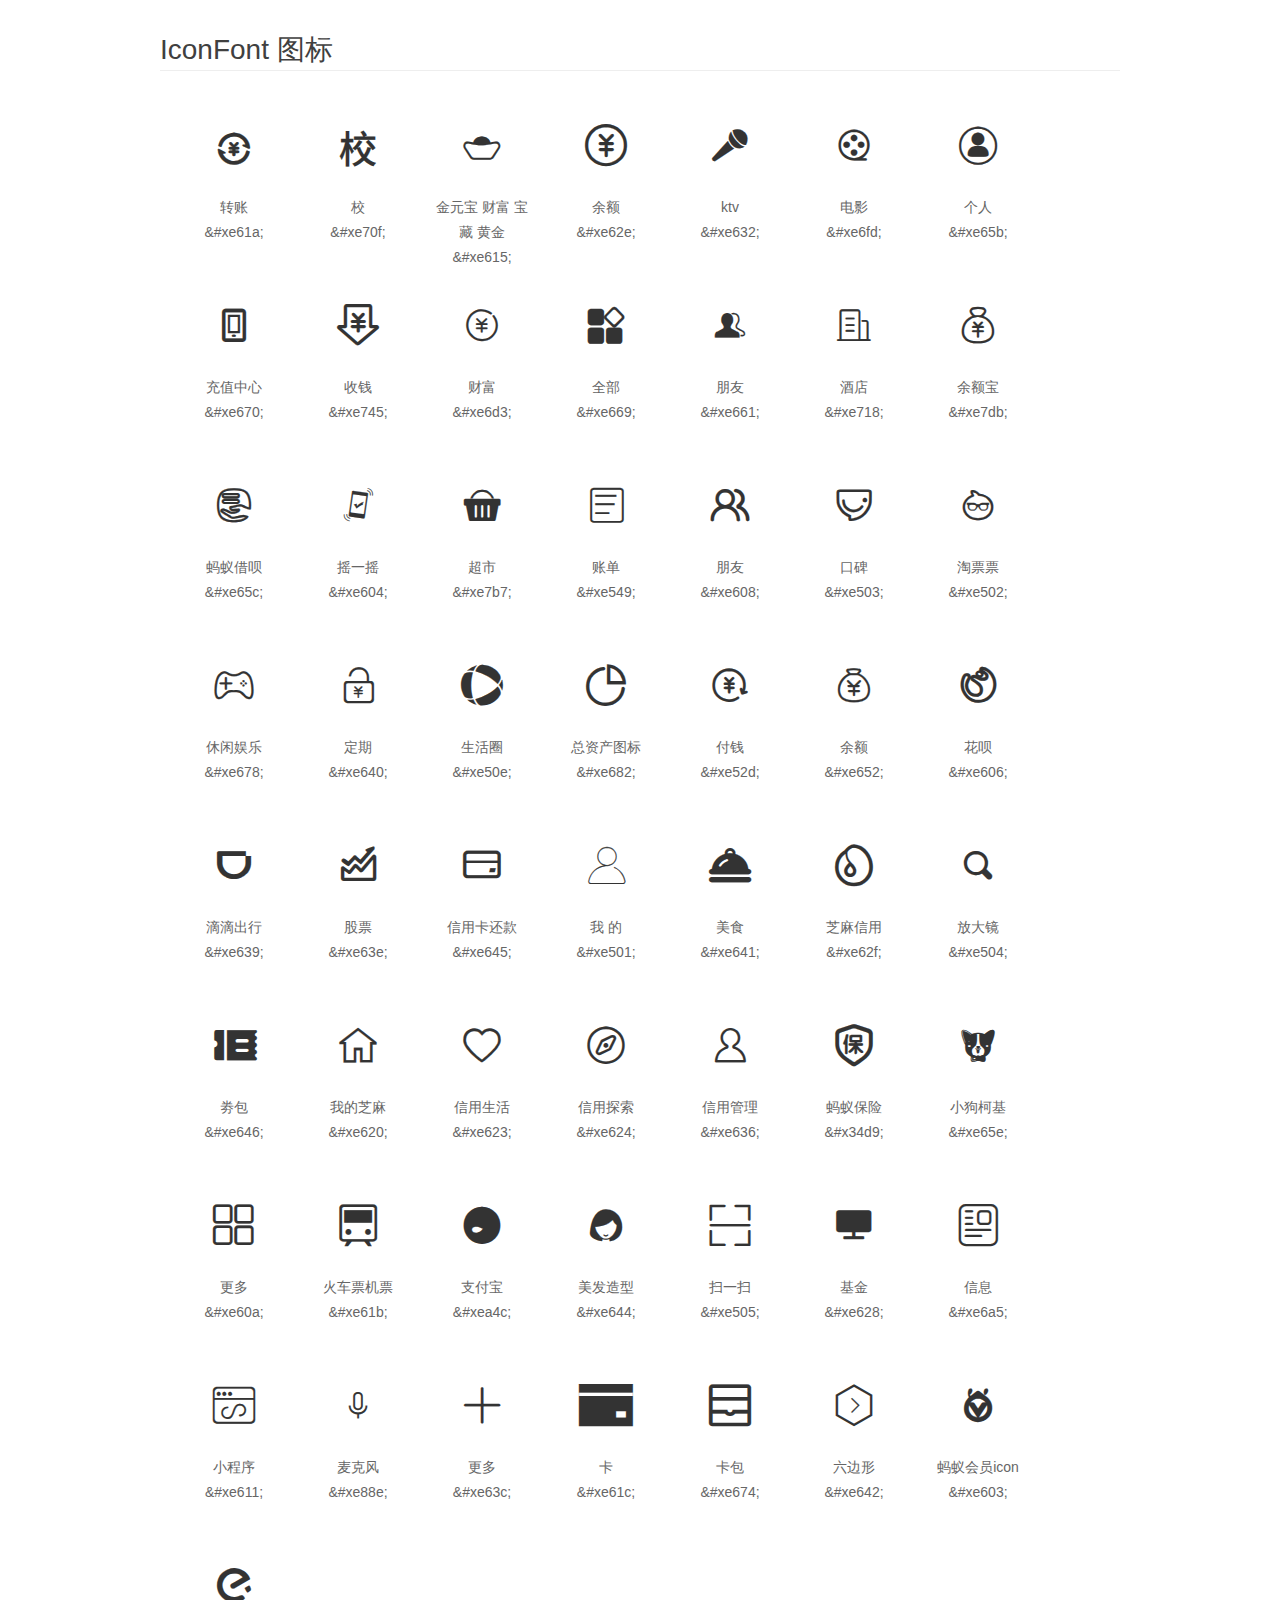
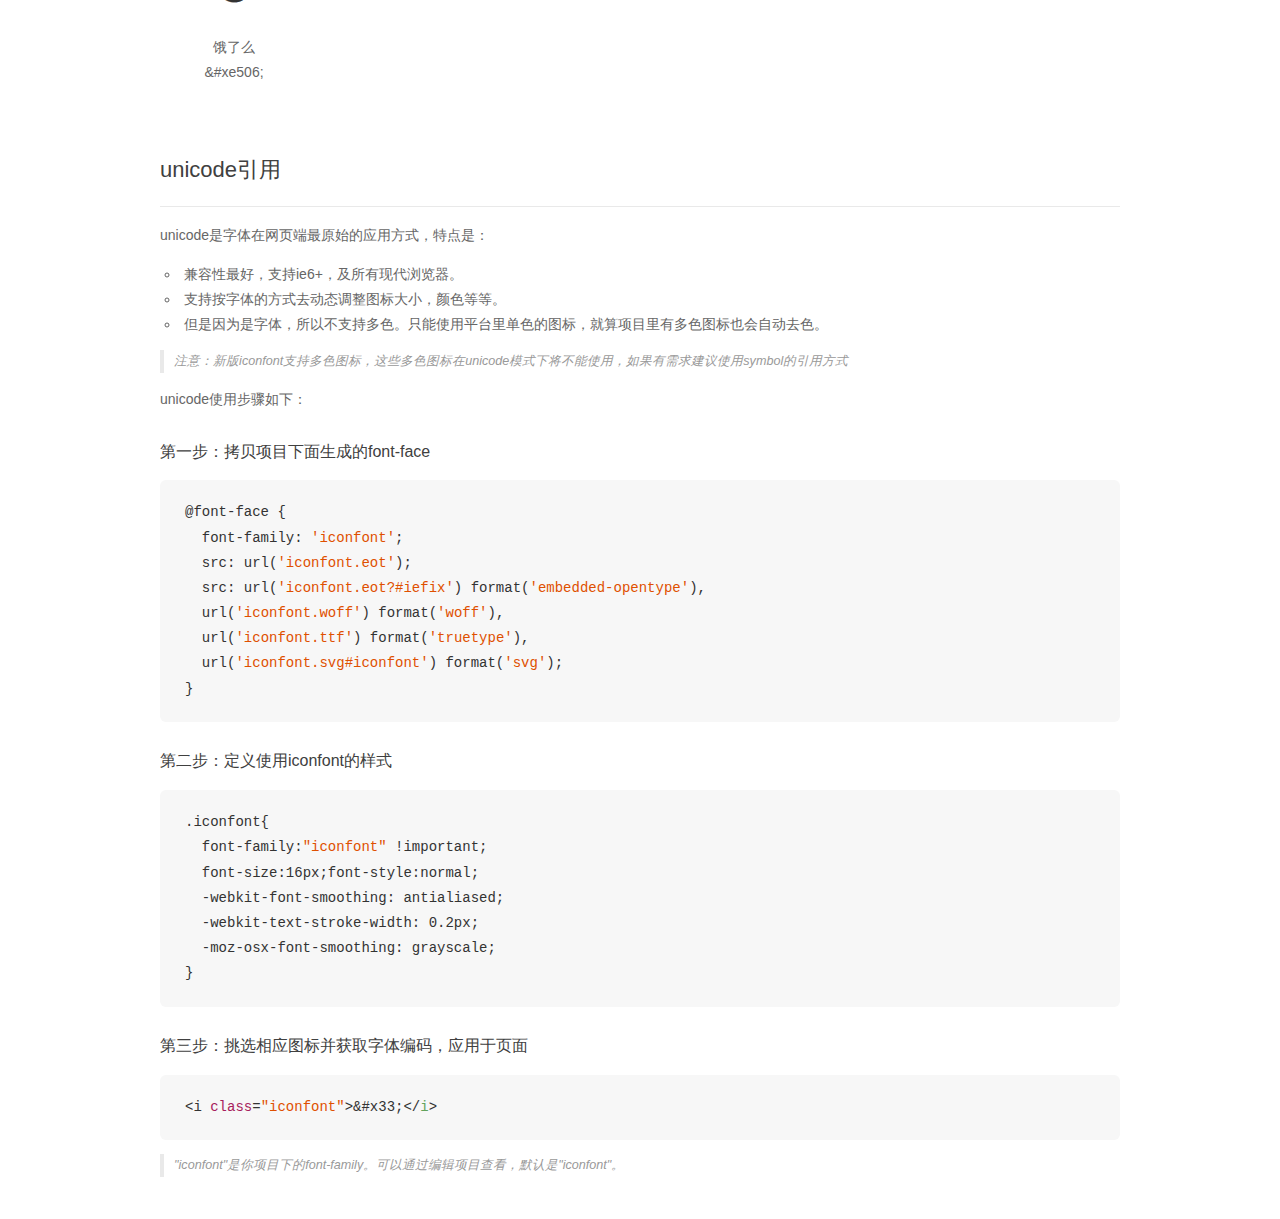
<file: font/demo_unicode.html>
<!DOCTYPE html>
<html>
<head>
    <meta charset="utf-8"/>
    <title>IconFont</title>
    <link rel="stylesheet" href="demo.css">

    <style type="text/css">

        @font-face {font-family: "iconfont";
          src: url('iconfont.eot'); /* IE9*/
          src: url('iconfont.eot#iefix') format('embedded-opentype'), /* IE6-IE8 */
          url('iconfont.woff') format('woff'), /* chrome, firefox */
          url('iconfont.ttf') format('truetype'), /* chrome, firefox, opera, Safari, Android, iOS 4.2+*/
          url('iconfont.svg#iconfont') format('svg'); /* iOS 4.1- */
        }

        .iconfont {
          font-family:"iconfont" !important;
          font-size:16px;
          font-style:normal;
          -webkit-font-smoothing: antialiased;
          -webkit-text-stroke-width: 0.2px;
          -moz-osx-font-smoothing: grayscale;
        }

    </style>
</head>
<body>
    <div class="main markdown">
        <h1>IconFont 图标</h1>
        <ul class="icon_lists clear">
            
                <li>
                <i class="icon iconfont">&#xe61a;</i>
                    <div class="name">转账</div>
                    <div class="code">&amp;#xe61a;</div>
                </li>
            
                <li>
                <i class="icon iconfont">&#xe70f;</i>
                    <div class="name">校</div>
                    <div class="code">&amp;#xe70f;</div>
                </li>
            
                <li>
                <i class="icon iconfont">&#xe615;</i>
                    <div class="name">金元宝 财富 宝藏 黄金</div>
                    <div class="code">&amp;#xe615;</div>
                </li>
            
                <li>
                <i class="icon iconfont">&#xe62e;</i>
                    <div class="name">余额</div>
                    <div class="code">&amp;#xe62e;</div>
                </li>
            
                <li>
                <i class="icon iconfont">&#xe632;</i>
                    <div class="name">ktv</div>
                    <div class="code">&amp;#xe632;</div>
                </li>
            
                <li>
                <i class="icon iconfont">&#xe6fd;</i>
                    <div class="name">电影</div>
                    <div class="code">&amp;#xe6fd;</div>
                </li>
            
                <li>
                <i class="icon iconfont">&#xe65b;</i>
                    <div class="name">个人</div>
                    <div class="code">&amp;#xe65b;</div>
                </li>
            
                <li>
                <i class="icon iconfont">&#xe670;</i>
                    <div class="name">充值中心</div>
                    <div class="code">&amp;#xe670;</div>
                </li>
            
                <li>
                <i class="icon iconfont">&#xe745;</i>
                    <div class="name">收钱</div>
                    <div class="code">&amp;#xe745;</div>
                </li>
            
                <li>
                <i class="icon iconfont">&#xe6d3;</i>
                    <div class="name">财富</div>
                    <div class="code">&amp;#xe6d3;</div>
                </li>
            
                <li>
                <i class="icon iconfont">&#xe669;</i>
                    <div class="name">全部</div>
                    <div class="code">&amp;#xe669;</div>
                </li>
            
                <li>
                <i class="icon iconfont">&#xe661;</i>
                    <div class="name">朋友</div>
                    <div class="code">&amp;#xe661;</div>
                </li>
            
                <li>
                <i class="icon iconfont">&#xe718;</i>
                    <div class="name">酒店</div>
                    <div class="code">&amp;#xe718;</div>
                </li>
            
                <li>
                <i class="icon iconfont">&#xe7db;</i>
                    <div class="name">余额宝</div>
                    <div class="code">&amp;#xe7db;</div>
                </li>
            
                <li>
                <i class="icon iconfont">&#xe65c;</i>
                    <div class="name">蚂蚁借呗</div>
                    <div class="code">&amp;#xe65c;</div>
                </li>
            
                <li>
                <i class="icon iconfont">&#xe604;</i>
                    <div class="name">摇一摇</div>
                    <div class="code">&amp;#xe604;</div>
                </li>
            
                <li>
                <i class="icon iconfont">&#xe7b7;</i>
                    <div class="name">超市</div>
                    <div class="code">&amp;#xe7b7;</div>
                </li>
            
                <li>
                <i class="icon iconfont">&#xe549;</i>
                    <div class="name">账单</div>
                    <div class="code">&amp;#xe549;</div>
                </li>
            
                <li>
                <i class="icon iconfont">&#xe608;</i>
                    <div class="name">朋友</div>
                    <div class="code">&amp;#xe608;</div>
                </li>
            
                <li>
                <i class="icon iconfont">&#xe503;</i>
                    <div class="name">口碑</div>
                    <div class="code">&amp;#xe503;</div>
                </li>
            
                <li>
                <i class="icon iconfont">&#xe502;</i>
                    <div class="name">淘票票</div>
                    <div class="code">&amp;#xe502;</div>
                </li>
            
                <li>
                <i class="icon iconfont">&#xe678;</i>
                    <div class="name">休闲娱乐</div>
                    <div class="code">&amp;#xe678;</div>
                </li>
            
                <li>
                <i class="icon iconfont">&#xe640;</i>
                    <div class="name">定期</div>
                    <div class="code">&amp;#xe640;</div>
                </li>
            
                <li>
                <i class="icon iconfont">&#xe50e;</i>
                    <div class="name">生活圈</div>
                    <div class="code">&amp;#xe50e;</div>
                </li>
            
                <li>
                <i class="icon iconfont">&#xe682;</i>
                    <div class="name">总资产图标</div>
                    <div class="code">&amp;#xe682;</div>
                </li>
            
                <li>
                <i class="icon iconfont">&#xe52d;</i>
                    <div class="name">付钱</div>
                    <div class="code">&amp;#xe52d;</div>
                </li>
            
                <li>
                <i class="icon iconfont">&#xe652;</i>
                    <div class="name">余额</div>
                    <div class="code">&amp;#xe652;</div>
                </li>
            
                <li>
                <i class="icon iconfont">&#xe606;</i>
                    <div class="name">花呗</div>
                    <div class="code">&amp;#xe606;</div>
                </li>
            
                <li>
                <i class="icon iconfont">&#xe639;</i>
                    <div class="name">滴滴出行</div>
                    <div class="code">&amp;#xe639;</div>
                </li>
            
                <li>
                <i class="icon iconfont">&#xe63e;</i>
                    <div class="name">股票</div>
                    <div class="code">&amp;#xe63e;</div>
                </li>
            
                <li>
                <i class="icon iconfont">&#xe645;</i>
                    <div class="name">信用卡还款</div>
                    <div class="code">&amp;#xe645;</div>
                </li>
            
                <li>
                <i class="icon iconfont">&#xe501;</i>
                    <div class="name">我 的</div>
                    <div class="code">&amp;#xe501;</div>
                </li>
            
                <li>
                <i class="icon iconfont">&#xe641;</i>
                    <div class="name">美食</div>
                    <div class="code">&amp;#xe641;</div>
                </li>
            
                <li>
                <i class="icon iconfont">&#xe62f;</i>
                    <div class="name">芝麻信用</div>
                    <div class="code">&amp;#xe62f;</div>
                </li>
            
                <li>
                <i class="icon iconfont">&#xe504;</i>
                    <div class="name">放大镜</div>
                    <div class="code">&amp;#xe504;</div>
                </li>
            
                <li>
                <i class="icon iconfont">&#xe646;</i>
                    <div class="name">劵包</div>
                    <div class="code">&amp;#xe646;</div>
                </li>
            
                <li>
                <i class="icon iconfont">&#xe620;</i>
                    <div class="name">我的芝麻</div>
                    <div class="code">&amp;#xe620;</div>
                </li>
            
                <li>
                <i class="icon iconfont">&#xe623;</i>
                    <div class="name">信用生活</div>
                    <div class="code">&amp;#xe623;</div>
                </li>
            
                <li>
                <i class="icon iconfont">&#xe624;</i>
                    <div class="name">信用探索</div>
                    <div class="code">&amp;#xe624;</div>
                </li>
            
                <li>
                <i class="icon iconfont">&#xe636;</i>
                    <div class="name">信用管理</div>
                    <div class="code">&amp;#xe636;</div>
                </li>
            
                <li>
                <i class="icon iconfont">&#x34d9;</i>
                    <div class="name">蚂蚁保险</div>
                    <div class="code">&amp;#x34d9;</div>
                </li>
            
                <li>
                <i class="icon iconfont">&#xe65e;</i>
                    <div class="name">小狗柯基</div>
                    <div class="code">&amp;#xe65e;</div>
                </li>
            
                <li>
                <i class="icon iconfont">&#xe60a;</i>
                    <div class="name">更多</div>
                    <div class="code">&amp;#xe60a;</div>
                </li>
            
                <li>
                <i class="icon iconfont">&#xe61b;</i>
                    <div class="name">火车票机票</div>
                    <div class="code">&amp;#xe61b;</div>
                </li>
            
                <li>
                <i class="icon iconfont">&#xea4c;</i>
                    <div class="name">支付宝</div>
                    <div class="code">&amp;#xea4c;</div>
                </li>
            
                <li>
                <i class="icon iconfont">&#xe644;</i>
                    <div class="name">美发造型</div>
                    <div class="code">&amp;#xe644;</div>
                </li>
            
                <li>
                <i class="icon iconfont">&#xe505;</i>
                    <div class="name">扫一扫</div>
                    <div class="code">&amp;#xe505;</div>
                </li>
            
                <li>
                <i class="icon iconfont">&#xe628;</i>
                    <div class="name">基金</div>
                    <div class="code">&amp;#xe628;</div>
                </li>
            
                <li>
                <i class="icon iconfont">&#xe6a5;</i>
                    <div class="name">信息</div>
                    <div class="code">&amp;#xe6a5;</div>
                </li>
            
                <li>
                <i class="icon iconfont">&#xe611;</i>
                    <div class="name">小程序</div>
                    <div class="code">&amp;#xe611;</div>
                </li>
            
                <li>
                <i class="icon iconfont">&#xe88e;</i>
                    <div class="name">麦克风</div>
                    <div class="code">&amp;#xe88e;</div>
                </li>
            
                <li>
                <i class="icon iconfont">&#xe63c;</i>
                    <div class="name">更多</div>
                    <div class="code">&amp;#xe63c;</div>
                </li>
            
                <li>
                <i class="icon iconfont">&#xe61c;</i>
                    <div class="name">卡</div>
                    <div class="code">&amp;#xe61c;</div>
                </li>
            
                <li>
                <i class="icon iconfont">&#xe674;</i>
                    <div class="name">卡包</div>
                    <div class="code">&amp;#xe674;</div>
                </li>
            
                <li>
                <i class="icon iconfont">&#xe642;</i>
                    <div class="name">六边形</div>
                    <div class="code">&amp;#xe642;</div>
                </li>
            
                <li>
                <i class="icon iconfont">&#xe603;</i>
                    <div class="name">蚂蚁会员icon</div>
                    <div class="code">&amp;#xe603;</div>
                </li>
            
                <li>
                <i class="icon iconfont">&#xe506;</i>
                    <div class="name">饿了么</div>
                    <div class="code">&amp;#xe506;</div>
                </li>
            
        </ul>
        <h2 id="unicode-">unicode引用</h2>
        <hr>

        <p>unicode是字体在网页端最原始的应用方式，特点是：</p>
        <ul>
        <li>兼容性最好，支持ie6+，及所有现代浏览器。</li>
        <li>支持按字体的方式去动态调整图标大小，颜色等等。</li>
        <li>但是因为是字体，所以不支持多色。只能使用平台里单色的图标，就算项目里有多色图标也会自动去色。</li>
        </ul>
        <blockquote>
        <p>注意：新版iconfont支持多色图标，这些多色图标在unicode模式下将不能使用，如果有需求建议使用symbol的引用方式</p>
        </blockquote>
        <p>unicode使用步骤如下：</p>
        <h3 id="-font-face">第一步：拷贝项目下面生成的font-face</h3>
        <pre><code class="lang-js hljs javascript">@font-face {
  font-family: <span class="hljs-string">'iconfont'</span>;
  src: url(<span class="hljs-string">'iconfont.eot'</span>);
  src: url(<span class="hljs-string">'iconfont.eot?#iefix'</span>) format(<span class="hljs-string">'embedded-opentype'</span>),
  url(<span class="hljs-string">'iconfont.woff'</span>) format(<span class="hljs-string">'woff'</span>),
  url(<span class="hljs-string">'iconfont.ttf'</span>) format(<span class="hljs-string">'truetype'</span>),
  url(<span class="hljs-string">'iconfont.svg#iconfont'</span>) format(<span class="hljs-string">'svg'</span>);
}
</code></pre>
        <h3 id="-iconfont-">第二步：定义使用iconfont的样式</h3>
        <pre><code class="lang-js hljs javascript">.iconfont{
  font-family:<span class="hljs-string">"iconfont"</span> !important;
  font-size:<span class="hljs-number">16</span>px;font-style:normal;
  -webkit-font-smoothing: antialiased;
  -webkit-text-stroke-width: <span class="hljs-number">0.2</span>px;
  -moz-osx-font-smoothing: grayscale;
}
</code></pre>
        <h3 id="-">第三步：挑选相应图标并获取字体编码，应用于页面</h3>
        <pre><code class="lang-js hljs javascript">&lt;i <span class="hljs-class"><span class="hljs-keyword">class</span></span>=<span class="hljs-string">"iconfont"</span>&gt;&amp;#x33;<span class="xml"><span class="hljs-tag">&lt;/<span class="hljs-name">i</span>&gt;</span></span></code></pre>

        <blockquote>
        <p>"iconfont"是你项目下的font-family。可以通过编辑项目查看，默认是"iconfont"。</p>
        </blockquote>
    </div>


</body>
</html>
</file>
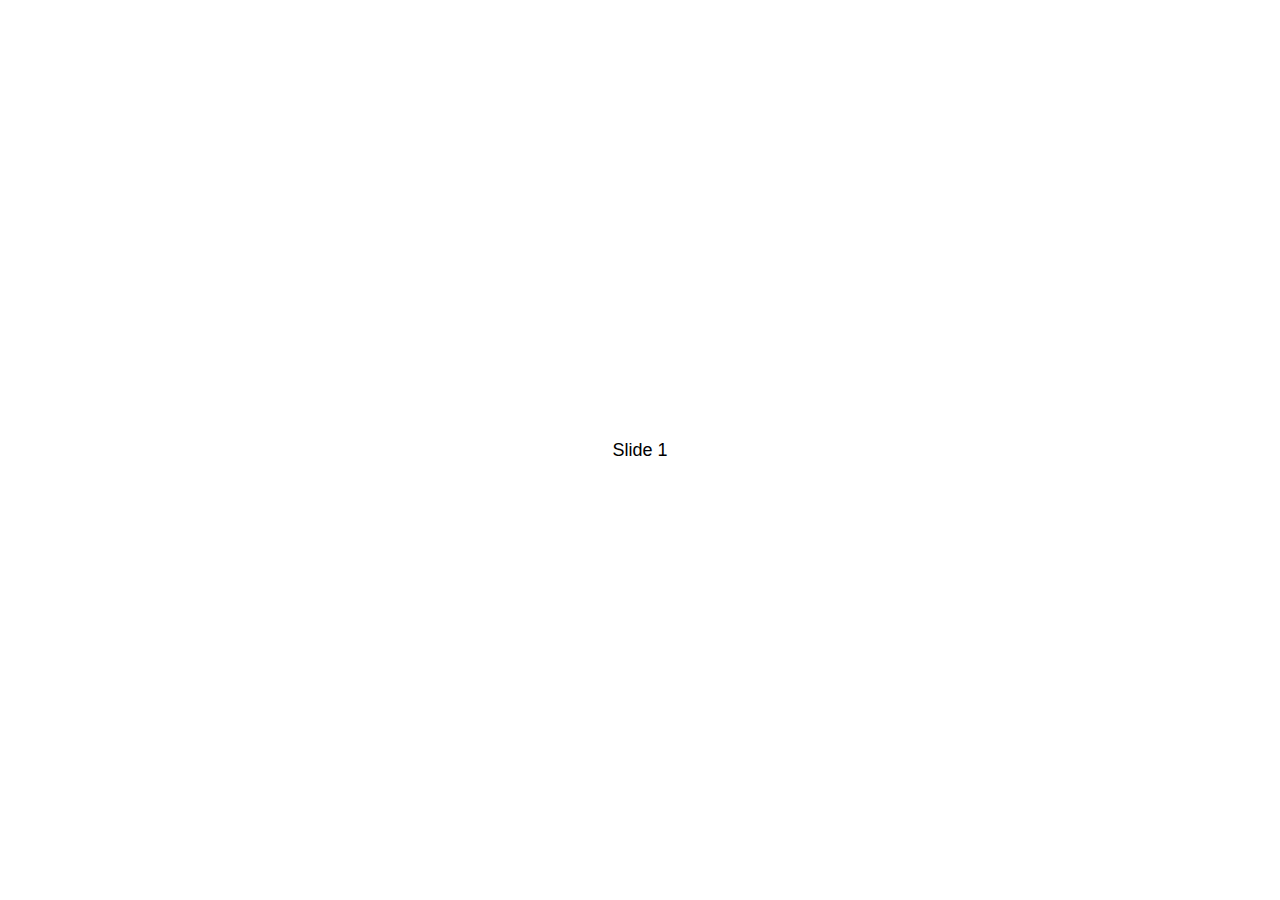
<file: swiper-4.4.1/demos/010-default.html>
<!DOCTYPE html>
<html lang="en">
<head>
  <meta charset="utf-8">
  <title>Swiper demo</title>
  <!-- Link Swiper's CSS -->
  <link rel="stylesheet" href="../dist/css/swiper.min.css">

  <!-- Demo styles -->
  <style>
    html, body {
      position: relative;
      height: 100%;
    }
    body {
      background: #eee;
      font-family: Helvetica Neue, Helvetica, Arial, sans-serif;
      font-size: 14px;
      color:#000;
      margin: 0;
      padding: 0;
    }
    .swiper-container {
      width: 100%;
      height: 100%;
    }
    .swiper-slide {
      text-align: center;
      font-size: 18px;
      background: #fff;

      /* Center slide text vertically */
      display: -webkit-box;
      display: -ms-flexbox;
      display: -webkit-flex;
      display: flex;
      -webkit-box-pack: center;
      -ms-flex-pack: center;
      -webkit-justify-content: center;
      justify-content: center;
      -webkit-box-align: center;
      -ms-flex-align: center;
      -webkit-align-items: center;
      align-items: center;
    }
  </style>
</head>
<body>
  <!-- Swiper -->
  <div class="swiper-container">
    <div class="swiper-wrapper">
      <div class="swiper-slide">Slide 1</div>
      <div class="swiper-slide">Slide 2</div>
      <div class="swiper-slide">Slide 3</div>
      <div class="swiper-slide">Slide 4</div>
      <div class="swiper-slide">Slide 5</div>
      <div class="swiper-slide">Slide 6</div>
      <div class="swiper-slide">Slide 7</div>
      <div class="swiper-slide">Slide 8</div>
      <div class="swiper-slide">Slide 9</div>
      <div class="swiper-slide">Slide 10</div>
    </div>
  </div>

  <!-- Swiper JS -->
  <script src="../dist/js/swiper.min.js"></script>

  <!-- Initialize Swiper -->
  <script>
    var swiper = new Swiper('.swiper-container');
  </script>
</body>
</html>
</file>
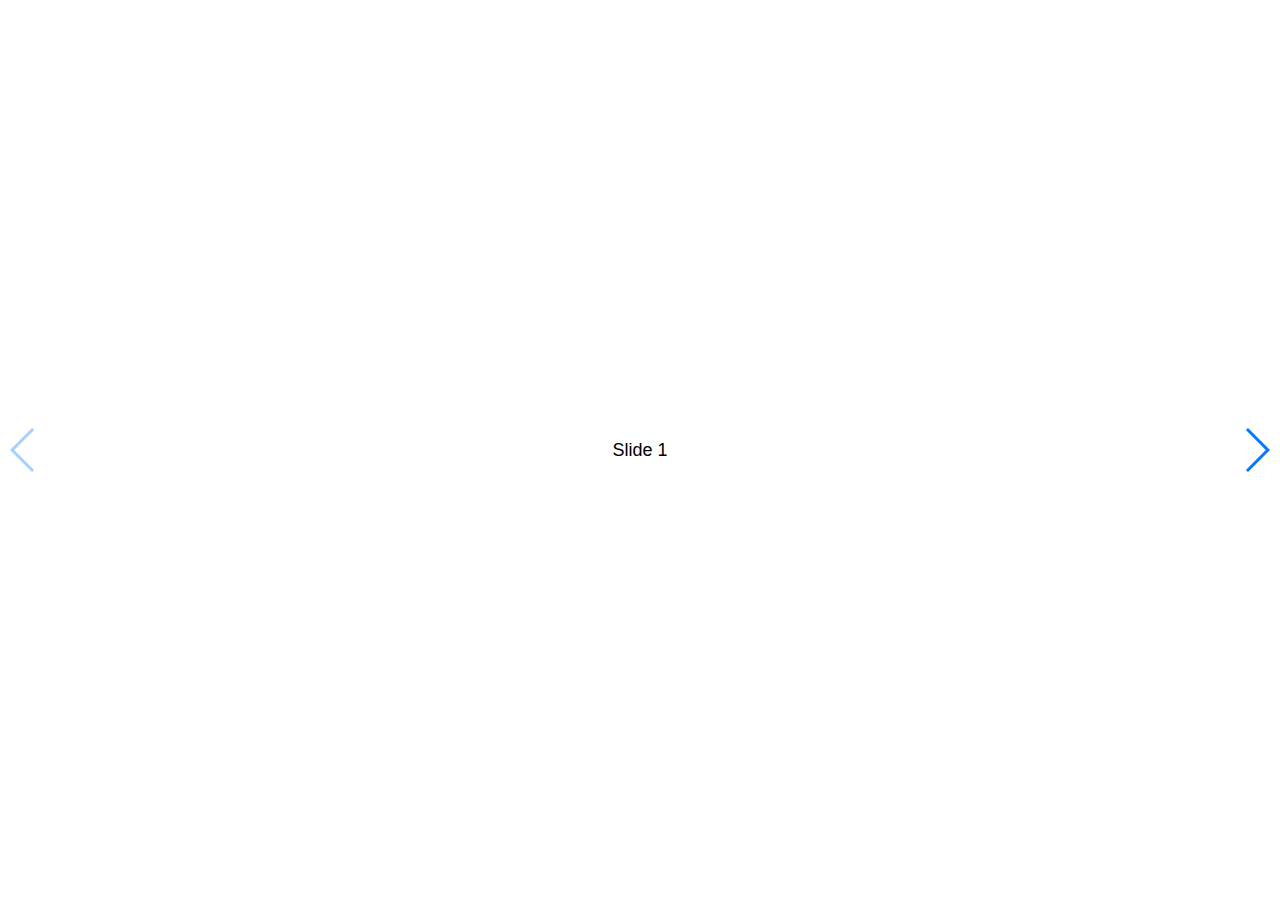
<file: swiper-4.4.1/demos/020-navigation.html>
<!DOCTYPE html>
<html lang="en">
<head>
  <meta charset="utf-8">
  <title>Swiper demo</title>
  <meta name="viewport" content="width=device-width, initial-scale=1, minimum-scale=1, maximum-scale=1">

  <!-- Link Swiper's CSS -->
  <link rel="stylesheet" href="../dist/css/swiper.min.css">

  <!-- Demo styles -->
  <style>
    html, body {
      position: relative;
      height: 100%;
    }
    body {
      background: #eee;
      font-family: Helvetica Neue, Helvetica, Arial, sans-serif;
      font-size: 14px;
      color:#000;
      margin: 0;
      padding: 0;
    }
    .swiper-container {
      width: 100%;
      height: 100%;
    }
    .swiper-slide {
      text-align: center;
      font-size: 18px;
      background: #fff;

      /* Center slide text vertically */
      display: -webkit-box;
      display: -ms-flexbox;
      display: -webkit-flex;
      display: flex;
      -webkit-box-pack: center;
      -ms-flex-pack: center;
      -webkit-justify-content: center;
      justify-content: center;
      -webkit-box-align: center;
      -ms-flex-align: center;
      -webkit-align-items: center;
      align-items: center;
    }
  </style>
</head>
<body>
  <!-- Swiper -->
  <div class="swiper-container">
    <div class="swiper-wrapper">
      <div class="swiper-slide">Slide 1</div>
      <div class="swiper-slide">Slide 2</div>
      <div class="swiper-slide">Slide 3</div>
      <div class="swiper-slide">Slide 4</div>
      <div class="swiper-slide">Slide 5</div>
      <div class="swiper-slide">Slide 6</div>
      <div class="swiper-slide">Slide 7</div>
      <div class="swiper-slide">Slide 8</div>
      <div class="swiper-slide">Slide 9</div>
      <div class="swiper-slide">Slide 10</div>
    </div>
    <!-- Add Arrows -->
    <div class="swiper-button-next"></div>
    <div class="swiper-button-prev"></div>
  </div>

  <!-- Swiper JS -->
  <script src="../dist/js/swiper.min.js"></script>

  <!-- Initialize Swiper -->
  <script>
    var swiper = new Swiper('.swiper-container', {
      navigation: {
        nextEl: '.swiper-button-next',
        prevEl: '.swiper-button-prev',
      },
    });
  </script>
</body>
</html>
</file>
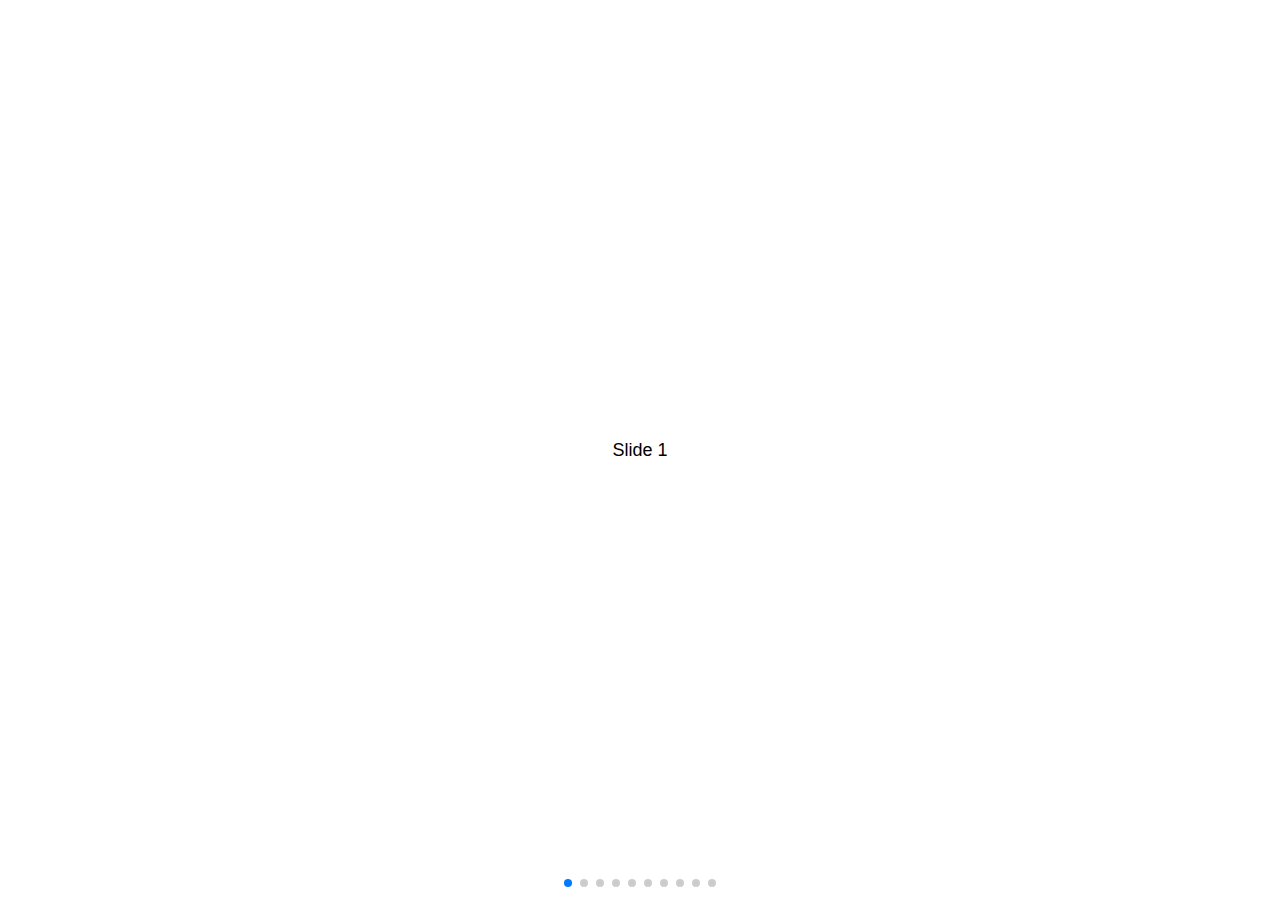
<file: swiper-4.4.1/demos/030-pagination.html>
<!DOCTYPE html>
<html lang="en">
<head>
  <meta charset="utf-8">
  <title>Swiper demo</title>
  <meta name="viewport" content="width=device-width, initial-scale=1, minimum-scale=1, maximum-scale=1">

  <!-- Link Swiper's CSS -->
  <link rel="stylesheet" href="../dist/css/swiper.min.css">

  <!-- Demo styles -->
  <style>
    html, body {
      position: relative;
      height: 100%;
    }
    body {
      background: #eee;
      font-family: Helvetica Neue, Helvetica, Arial, sans-serif;
      font-size: 14px;
      color:#000;
      margin: 0;
      padding: 0;
    }
    .swiper-container {
      width: 100%;
      height: 100%;
    }
    .swiper-slide {
      text-align: center;
      font-size: 18px;
      background: #fff;

      /* Center slide text vertically */
      display: -webkit-box;
      display: -ms-flexbox;
      display: -webkit-flex;
      display: flex;
      -webkit-box-pack: center;
      -ms-flex-pack: center;
      -webkit-justify-content: center;
      justify-content: center;
      -webkit-box-align: center;
      -ms-flex-align: center;
      -webkit-align-items: center;
      align-items: center;
    }
  </style>
</head>
<body>
  <!-- Swiper -->
  <div class="swiper-container">
    <div class="swiper-wrapper">
      <div class="swiper-slide">Slide 1</div>
      <div class="swiper-slide">Slide 2</div>
      <div class="swiper-slide">Slide 3</div>
      <div class="swiper-slide">Slide 4</div>
      <div class="swiper-slide">Slide 5</div>
      <div class="swiper-slide">Slide 6</div>
      <div class="swiper-slide">Slide 7</div>
      <div class="swiper-slide">Slide 8</div>
      <div class="swiper-slide">Slide 9</div>
      <div class="swiper-slide">Slide 10</div>
    </div>
    <!-- Add Pagination -->
    <div class="swiper-pagination"></div>
  </div>

  <!-- Swiper JS -->
  <script src="../dist/js/swiper.min.js"></script>

  <!-- Initialize Swiper -->
  <script>
    var swiper = new Swiper('.swiper-container', {
      pagination: {
        el: '.swiper-pagination',
      },
    });
  </script>
</body>
</html>
</file>
<file: css/base.css>
@charset "utf-8";
/* Ghost开源博客页面自适应 */
/*========样式重置========*/
/*--------第一步 清样式 清间距----------*/
body,h1,h2,h3,h4,h5,h6,p,a,img,form,input,select,figure,figcaption,ul,li,ol,dl,dt,dd,table,tr,th,td,thead,tbody,tfoot{margin: 0;padding: 0;}

ul,ol{list-style-type: none;}

input{outline: none;}
i{font-style:normal;}

*{box-sizing:border-box;}

/*---------定义全局样式-----------*/
html,body{height:100%;}
body{color:#333;font-family:"Helvetica Neue", Helvetica, Arial, "Hiragino Sans GB", "Hiragino Sans GB W3", "WenQuanYi Micro Hei", "Microsoft YaHei UI", "Microsoft YaHei", sans-serif;}

@media screen and (min-width:414px){
    body{font-size:18px;!important;}
}
@media screen and (min-width:375px) and (max-width:413px){
    body{font-size:16px;!important;}
}
@media screen and (max-width:374px){
    body{font-size:14px;!important;}
}


article, aside, details, figcaption, figure, footer, header, hgroup, main, menu, nav, section, summary {
    display: block;}



/*---------定义公共样式----------*/
a{text-decoration:none; cursor:pointer;color:#505050;display:inline-block;}

.l{float:left;}
.r{float:right;}

html{font-size:18.52vw;}

@font-face {
    font-family: 'iconfont';
    src: url('../font/iconfont.eot');
    src: url('../font/iconfont.eot?#iefix') format('embedded-opentype'),
    url('../font/iconfont.woff') format('woff'),
    url('../font/iconfont.ttf') format('truetype'),
    url('../font/iconfont.svg#iconfont') format('svg');
}

.iconfont{
    font-family:"iconfont" !important;
    font-style:normal;
    -webkit-font-smoothing: antialiased;
    -webkit-text-stroke-width: 0.2px;
    -moz-osx-font-smoothing: grayscale;
}


.all{height:100%;display:flex;flex-direction:column;}
.all header{height:.68rem;background:#fafafa;border-bottom:1px solid #e4e4e4;display:flex;align-content: center;}


main{flex:1;overflow:auto;padding-bottom:1.37rem;background:white;}
/* 隐藏滚动条 */
main::-webkit-scrollbar {display: none;}

/*====================footer===================*/
footer{ height:.75rem; background:#fafafa; border-top:1px solid #e5e5e5;}
footer ul{ height:100%; display:flex;}
footer ul li{ flex:1; text-align:center;}
footer ul li a{color:#7e7e7e;height:100%; display:block;}
footer ul li a.now{color:#4196ff;}
footer ul li a i{ display:block; line-height:.47rem; font-size:23px;}
footer ul li a span{ display:block; font-size:10px;}
</file>
<file: css/index.css>
.all header{z-index: 1;}
.all header span{width:.87rem;height:100%;line-height: .68rem;text-align: center;font-size:.32rem}
.all header div.youxiang{flex:1;display:flex;flex-direction:column;justify-content:center;}
.all header div.youxiang h5{color:#313131;font-weight:normal;line-height:.26rem;font-size:.20rem;}
.all header div.youxiang p{color:#838383;font-weight:normal;line-height:.20rem;font-size:.14rem;}
.all header ul.right{width:2.24rem;display:flex;padding:0 .16rem;}
.all header ul.right li{flex:1;display: flex;justify-content: center;align-items: center;}
.all header ul.right li i{width:.51rem;height:.4rem;border-radius:.06rem;text-align:center;line-height:.4rem;font-size:.25rem;}

main{margin-top:-.6rem;}
main div.read{height:.6rem;border-bottom:1px solid #e4e4e4;}
main div.read ul.readed{height:100%;display:flex;align-items: center;}
main div.read ul.readed li{flex:1;text-align: center;color:#e4e4e4;border-right:1px solid #e5e5e5;}
main div.read ul.readed li:last-of-type{flex:1;text-align: center;color:#4196ff;border-right:0;}
main dl{height:1.37rem;border-bottom: 1px solid #e4e4e4;display: flex;align-items: center}
main dl dt{width:.87rem;height:100%;display:flex;}
main dl dt img{width:.56rem;height:.56rem;border-radius:50%;margin:auto;}
main dl dd{flex:1;font-size:12px;position:relative;padding-right:.7rem;}
main dl dd h4{font-size:.25rem;font-weight: normal;line-height:.35rem;}
main dl dd p.des{font-size:.2rem;line-height:.3rem;}
main dl dd p.text{width:3.7rem;display:inline-block;color:#828282;font-size:.2rem;line-height:.3rem;white-space:nowrap;overflow:hidden;text-overflow:ellipsis;}
main dl dd span{position:absolute;top:50%;margin-top:-.06rem;right:.2rem;color:#b2b2b2;}
</file>
<file: css/live.css>
header div.shenghuo{flex:1;text-align:center;font-size:.2rem;line-height: .68rem;}
nav{height:.62rem;border-bottom:1px solid #e5e5e5;}
nav ul{height:100%;display:flex;}
nav ul li{flex:1;display: flex;}
nav ul li a{height:100%;padding:0 0.13rem;margin:auto;font-size:.2rem;line-height:.62rem;text-align: center;}
nav ul li a.now{color:#4096eb;border-bottom:2px solid #4096eb;}


main{padding:.4rem .06rem .3rem;}
dl.banner_box{width:5.28rem;height:4.32rem;border:1px solid #e2e2e2;margin-bottom:.2rem;
    border-radius:.06rem;overflow: hidden;}
dl.banner_box dt{width:100%;height:2.95rem;position:relative;}
dl.banner_box dt img{width:100%;height:100%;}
dl.banner_box dt div.bottom{height:.28rem;color:#fff;padding-right:.2rem;padding-top:.02rem;font-size:12px;position:absolute;bottom:0;right:0;
    background-image: linear-gradient(to right,transparent,rgba(0,0,0,0.3));}
.view i{padding:0 .06rem;}
dl.banner_box dd{padding:0 .16rem;flex:1;}
dl.banner_box dd h3{line-height:.58rem;font-size:.25rem;font-weight:normal;}
dl.banner_box dd p{color:#7e7e7e;line-height:.31rem;font-size:.2rem;}

dl.aside{height:2.07rem;display:flex;flex-direction:row-reverse;}
dl.aside dt{width:2.16rem;height:100%;}
dl.aside dd{}
dl.aside dd h3{padding-top:.32rem;line-height:.55rem;}
dl.aside dd p{padding-top:0;line-height:.28rem;}




div.order_car{width:.66rem;height:2.01rem;border:1px solid #e2e2e2;border-right:0;
    position:fixed;right:0;bottom:1.02rem;background:#fff;}

.order_car ul{height:100%;display:flex;flex-direction:column;}
.order_car ul li{flex:1;}
.order_car ul li a{color:#7e7e7e;margin:auto;width:.37rem;height:100%;border-bottom:1px solid #888;display:flex;flex-direction:column;align-items:center;justify-content: center;}
.order_car ul li:last-child a{border:none;}
.order_car ul li a i{font-size:.25rem;padding-bottom:.08rem;}

.order_car ul li a span{width:.66rem;font-size:12px;text-align: center;}
</file>
<file: css/find.css>
main{background:#efefef;padding:.2rem 0;}

dl.banner_box{width:100%;border:none;border-radius:0;background:#fff;}
</file>
<file: css/great.css>
main{flex-wrap:wrap;background:#efefef;padding :.24rem 0.075rem .2rem;position:relative;}
.dl{display:inline-block;}
dl.half_box{width:2.475rem;height:auto;background:#fff;margin: 0 .075rem .15rem;display:inline-block;}
dl.half_box dt{height:auto;}
dl.half_box dt img{width:100%;height:auto;}
dl.half_box dd{height:1.7rem;padding:0 .12rem;}
dl.half_box dd p.des{color:#333;padding-top:.38rem;height:.55rem;box-sizing:content-box;
	line-height:.275rem;font-size:.16rem;}

dl.half_box dd div.bottom{height:.8rem;padding:.2rem 0;line-height:.4rem;color:#888;
	display:flex;justify-content:space-between;align-items:center;font-size:.13rem;}
dl.half_box dd div.bottom div.person{height:100%;}
dl.half_box dd div.bottom div.person img{height:100%;vertical-align:top;}
dl.half_box dd div.bottom div.person span.name{height:100%;}
dl.half_box dd div.bottom div.zan{font-size:.17rem;height:100%;}
dl.half_box dd div.bottom div.zan i.i_count{transition:.3s;}
dl.half_box dd div.bottom div.zan i.iconfont{padding-left:0.04rem;display:inline-block;transition:.1s;}
</file>
<file: css/login.css>
.all header{background:#fff;border:none;}
.all header ul{width:100%;display: flex;justify-content: space-between;}
.all header ul li{height:100%;}
.all header ul li:first-child{width:.75rem;display: flex;justify-content: center;align-items: center;}
.close{font-size:.2rem;padding:20px;}

main{padding-top:.15rem;}
main h2{line-height:.37rem;font-size:.34rem;font-weight: normal;text-align: center;color:#000;}

.tip{height:.36rem;line-height:.36rem;font-size:.18rem;color:#838383;text-align: center;}


main .form{padding:0 .23rem;font-size:.25rem;}
main .form .content{border-bottom:1px solid #3883c6;padding:0 .15rem;
	display: flex;height:.78rem;justify-content: center;align-items: center;}
main .form .content .input{flex:1;height:100%;position: relative;}
main .form .content .input input{border:none;height:100%;width:100%;font-size:.25rem;}
main .form .content .input label{position: absolute;left:8px;top:50%;margin-top:-30px;width:90%;color:#ccc;}
main .form .content .input span{display:none;position: absolute;right:0;top:50%;margin-top:-41px;padding-right:.3rem;}
main .form .content .identify{display:none;font-size:.23rem;color:#cdcdcd;}

.btn{width:4.65rem;height:.66rem;margin:0 auto;display: block;border:none;border-radius:.15rem;
	margin-top:.3rem;background:#4197fe;font-size:.25rem;color:#fff;opacity: 0.5;}
.login{display: none;opacity: 1;}
main>a{padding-top:.66rem;font-size:.25rem;color:#2a84f4;display:block;text-align:center;}
</file>
<file: css/phone.css>
.all header ul.top{width:100%;display:flex;justify-content:center;align-items:center;padding:0;}
.all header ul.top li{display:flex;justify-content:center;align-items:center;}
.all header ul.top li:not(:nth-child(2)){width:.6rem;font-size:.27rem;}
.all header ul.top li:nth-child(2){flex:1;}

.phone0{height:.57rem;line-height:.57rem;background:#fff3c9;padding:0 0.15rem;display:flex;align-items: center;
	justify-content: space-between;}
.phone0 p.left{color:#eb8b27;align-items: center;height:100%;line-height:.57rem;}
.phone0 p.left .cont{font-size:.2rem;height:100%;}
.phone0 span.close{height:100%;padding: 0 .1rem;}

main{display: flex;justify-content: center;align-items: center;margin-top:0;}
main img{width:3.6rem;height:3.72rem;}
</file>
<file: css/me.css>
main{display:block;background:#efefef;padding-bottom:0;}

.pack{margin-bottom:.3rem;}
.pack:last-of-type{margin-bottom:0;}
.pack li{height:.81rem;background:#fff;display: flex;}
.pack li.user{height:1.275rem;}
.pack li.user .right{padding-right:.225rem;}
.pack li.pic{height:6.25rem;background:url(../img/hi.jpg), no-repeat;background-size: cover;}

.login_btn{line-height: .5rem;padding: 0 .075rem;border:1px solid #3774d1;border-radius:7px;}

.pack li span.left{width:.84rem;justify-content: center;align-items: center;display: flex;font-size:.25rem;}
.pack li div.right{flex:1;border-bottom:1px solid #e5e5e5;display: flex;align-items: center;justify-content: space-between;}
.pack li:last-child div.right{border-bottom:0;}
.pack li div.right p{font-size:.25rem;color:#333;}
span.text5{font-size:.18rem;color:#999;}
.pack li div.right span i.gt{padding:0 .23rem;color:#e5e5e5;}
</file>
<file: font/iconfont.css>
@font-face {font-family: "iconfont";
  src: url('iconfont.eot?t=1540284725522'); /* IE9*/
  src: url('iconfont.eot?t=1540284725522#iefix') format('embedded-opentype'), /* IE6-IE8 */
  url('[data-uri]') format('woff'),
  url('iconfont.ttf?t=1540284725522') format('truetype'), /* chrome, firefox, opera, Safari, Android, iOS 4.2+*/
  url('iconfont.svg?t=1540284725522#iconfont') format('svg'); /* iOS 4.1- */
}

.iconfont {
  font-family:"iconfont" !important;
  font-size:16px;
  font-style:normal;
  -webkit-font-smoothing: antialiased;
  -moz-osx-font-smoothing: grayscale;
}

.icon-zhuanzhang:before { content: "\e61a"; }

.icon-xiao:before { content: "\e70f"; }

.icon-jinyuanbao002:before { content: "\e615"; }

.icon-yue:before { content: "\e62e"; }

.icon-ktv:before { content: "\e632"; }

.icon-dianying:before { content: "\e6fd"; }

.icon-258:before { content: "\e65b"; }

.icon-chongzhizhongxin:before { content: "\e670"; }

.icon-shouqian:before { content: "\e745"; }

.icon-caifu:before { content: "\e6d3"; }

.icon-canyin2:before { content: "\e669"; }

.icon-pengyou1:before { content: "\e661"; }

.icon-jiudian:before { content: "\e718"; }

.icon-yuebao:before { content: "\e7db"; }

.icon-mayijiebei:before { content: "\e65c"; }

.icon-xy-shaking:before { content: "\e604"; }

.icon-chaoshi:before { content: "\e7b7"; }

.icon-shape:before { content: "\e549"; }

.icon-pengyou:before { content: "\e608"; }

.icon-koubei:before { content: "\e503"; }

.icon-taopiaopiao:before { content: "\e502"; }

.icon-xiuxianyule:before { content: "\e678"; }

.icon-dingqi:before { content: "\e640"; }

.icon-shenghuoquan:before { content: "\e50e"; }

.icon-zongzichantubiao:before { content: "\e682"; }

.icon-fuqian:before { content: "\e52d"; }

.icon-yue1:before { content: "\e652"; }

.icon-huabei:before { content: "\e606"; }

.icon-didichuhang:before { content: "\e639"; }

.icon-gupiao:before { content: "\e63e"; }

.icon-xinyongqiahuankuan:before { content: "\e645"; }

.icon-home:before { content: "\e501"; }

.icon-meishi:before { content: "\e641"; }

.icon-zhimaxinyong:before { content: "\e62f"; }

.icon-icon1:before { content: "\e504"; }

.icon-juanbao:before { content: "\e646"; }

.icon-wodezhima:before { content: "\e620"; }

.icon-xinyongshenghuo:before { content: "\e623"; }

.icon-xinyongtansuo:before { content: "\e624"; }

.icon-xinyongguanli:before { content: "\e636"; }

.icon-mayibaoxian:before { content: "\34d9"; }

.icon-keji-:before { content: "\e65e"; }

.icon-gengduo:before { content: "\e60a"; }

.icon-huochepiaojipiao:before { content: "\e61b"; }

.icon-zhifubao:before { content: "\ea4c"; }

.icon-meifazaoxing:before { content: "\e644"; }

.icon-richscan_icon:before { content: "\e505"; }

.icon-jijin:before { content: "\e628"; }

.icon-xinxi:before { content: "\e6a5"; }

.icon-xiaochengxu1:before { content: "\e611"; }

.icon-mic:before { content: "\e88e"; }

.icon-gengduo1:before { content: "\e63c"; }

.icon-qia:before { content: "\e61c"; }

.icon-qiabao:before { content: "\e674"; }

.icon-liubianxing:before { content: "\e642"; }

.icon-mayihuiyuanicon:before { content: "\e603"; }

.icon-changyonglogo40:before { content: "\e506"; }
</file>
<file: font/demo.css>
*{margin: 0;padding: 0;list-style: none;}
/*
KISSY CSS Reset
理念：1. reset 的目的不是清除浏览器的默认样式，这仅是部分工作。清除和重置是紧密不可分的。
2. reset 的目的不是让默认样式在所有浏览器下一致，而是减少默认样式有可能带来的问题。
3. reset 期望提供一套普适通用的基础样式。但没有银弹，推荐根据具体需求，裁剪和修改后再使用。
特色：1. 适应中文；2. 基于最新主流浏览器。
维护：玉伯<lifesinger@gmail.com>, 正淳<ragecarrier@gmail.com>
 */

/** 清除内外边距 **/
body, h1, h2, h3, h4, h5, h6, hr, p, blockquote, /* structural elements 结构元素 */
dl, dt, dd, ul, ol, li, /* list elements 列表元素 */
pre, /* text formatting elements 文本格式元素 */
form, fieldset, legend, button, input, textarea, /* form elements 表单元素 */
th, td /* table elements 表格元素 */ {
  margin: 0;
  padding: 0;
}

/** 设置默认字体 **/
body,
button, input, select, textarea /* for ie */ {
  font: 12px/1.5 tahoma, arial, \5b8b\4f53, sans-serif;
}
h1, h2, h3, h4, h5, h6 { font-size: 100%; }
address, cite, dfn, em, var { font-style: normal; } /* 将斜体扶正 */
code, kbd, pre, samp { font-family: courier new, courier, monospace; } /* 统一等宽字体 */
small { font-size: 12px; } /* 小于 12px 的中文很难阅读，让 small 正常化 */

/** 重置列表元素 **/
ul, ol { list-style: none; }

/** 重置文本格式元素 **/
a { text-decoration: none; }
a:hover { text-decoration: underline; }


/** 重置表单元素 **/
legend { color: #000; } /* for ie6 */
fieldset, img { border: 0; } /* img 搭车：让链接里的 img 无边框 */
button, input, select, textarea { font-size: 100%; } /* 使得表单元素在 ie 下能继承字体大小 */
/* 注：optgroup 无法扶正 */

/** 重置表格元素 **/
table { border-collapse: collapse; border-spacing: 0; }

/* 清除浮动 */
.ks-clear:after, .clear:after {
  content: '\20';
  display: block;
  height: 0;
  clear: both;
}
.ks-clear, .clear {
  *zoom: 1;
}

.main {
  padding: 30px 100px;
width: 960px;
margin: 0 auto;
}
.main h1{font-size:36px; color:#333; text-align:left;margin-bottom:30px; border-bottom: 1px solid #eee;}

.helps{margin-top:40px;}
.helps pre{
  padding:20px;
  margin:10px 0;
  border:solid 1px #e7e1cd;
  background-color: #fffdef;
  overflow: auto;
}

.icon_lists{
  width: 100% !important;

}

.icon_lists li{
  float:left;
  width: 100px;
  height:180px;
  text-align: center;
  list-style: none !important;
}
.icon_lists .icon{
  font-size: 42px;
  line-height: 100px;
  margin: 10px 0;
  color:#333;
  -webkit-transition: font-size 0.25s ease-out 0s;
  -moz-transition: font-size 0.25s ease-out 0s;
  transition: font-size 0.25s ease-out 0s;

}
.icon_lists .icon:hover{
  font-size: 100px;
}



.markdown {
  color: #666;
  font-size: 14px;
  line-height: 1.8;
}

.highlight {
  line-height: 1.5;
}

.markdown img {
  vertical-align: middle;
  max-width: 100%;
}

.markdown h1 {
  color: #404040;
  font-weight: 500;
  line-height: 40px;
  margin-bottom: 24px;
}

.markdown h2,
.markdown h3,
.markdown h4,
.markdown h5,
.markdown h6 {
  color: #404040;
  margin: 1.6em 0 0.6em 0;
  font-weight: 500;
  clear: both;
}

.markdown h1 {
  font-size: 28px;
}

.markdown h2 {
  font-size: 22px;
}

.markdown h3 {
  font-size: 16px;
}

.markdown h4 {
  font-size: 14px;
}

.markdown h5 {
  font-size: 12px;
}

.markdown h6 {
  font-size: 12px;
}

.markdown hr {
  height: 1px;
  border: 0;
  background: #e9e9e9;
  margin: 16px 0;
  clear: both;
}

.markdown p,
.markdown pre {
  margin: 1em 0;
}

.markdown > p,
.markdown > blockquote,
.markdown > .highlight,
.markdown > ol,
.markdown > ul {
  width: 80%;
}

.markdown ul > li {
  list-style: circle;
}

.markdown > ul li,
.markdown blockquote ul > li {
  margin-left: 20px;
  padding-left: 4px;
}

.markdown > ul li p,
.markdown > ol li p {
  margin: 0.6em 0;
}

.markdown ol > li {
  list-style: decimal;
}

.markdown > ol li,
.markdown blockquote ol > li {
  margin-left: 20px;
  padding-left: 4px;
}

.markdown code {
  margin: 0 3px;
  padding: 0 5px;
  background: #eee;
  border-radius: 3px;
}

.markdown pre {
  border-radius: 6px;
  background: #f7f7f7;
  padding: 20px;
}

.markdown pre code {
  border: none;
  background: #f7f7f7;
  margin: 0;
}

.markdown strong,
.markdown b {
  font-weight: 600;
}

.markdown > table {
  border-collapse: collapse;
  border-spacing: 0px;
  empty-cells: show;
  border: 1px solid #e9e9e9;
  width: 95%;
  margin-bottom: 24px;
}

.markdown > table th {
  white-space: nowrap;
  color: #333;
  font-weight: 600;

}

.markdown > table th,
.markdown > table td {
  border: 1px solid #e9e9e9;
  padding: 8px 16px;
  text-align: left;
}

.markdown > table th {
  background: #F7F7F7;
}

.markdown blockquote {
  font-size: 90%;
  color: #999;
  border-left: 4px solid #e9e9e9;
  padding-left: 0.8em;
  margin: 1em 0;
  font-style: italic;
}

.markdown blockquote p {
  margin: 0;
}

.markdown .anchor {
  opacity: 0;
  transition: opacity 0.3s ease;
  margin-left: 8px;
}

.markdown .waiting {
  color: #ccc;
}

.markdown h1:hover .anchor,
.markdown h2:hover .anchor,
.markdown h3:hover .anchor,
.markdown h4:hover .anchor,
.markdown h5:hover .anchor,
.markdown h6:hover .anchor {
  opacity: 1;
  display: inline-block;
}

.markdown > br,
.markdown > p > br {
  clear: both;
}


.hljs {
  display: block;
  background: white;
  padding: 0.5em;
  color: #333333;
  overflow-x: auto;
}

.hljs-comment,
.hljs-meta {
  color: #969896;
}

.hljs-string,
.hljs-variable,
.hljs-template-variable,
.hljs-strong,
.hljs-emphasis,
.hljs-quote {
  color: #df5000;
}

.hljs-keyword,
.hljs-selector-tag,
.hljs-type {
  color: #a71d5d;
}

.hljs-literal,
.hljs-symbol,
.hljs-bullet,
.hljs-attribute {
  color: #0086b3;
}

.hljs-section,
.hljs-name {
  color: #63a35c;
}

.hljs-tag {
  color: #333333;
}

.hljs-title,
.hljs-attr,
.hljs-selector-id,
.hljs-selector-class,
.hljs-selector-attr,
.hljs-selector-pseudo {
  color: #795da3;
}

.hljs-addition {
  color: #55a532;
  background-color: #eaffea;
}

.hljs-deletion {
  color: #bd2c00;
  background-color: #ffecec;
}

.hljs-link {
  text-decoration: underline;
}

pre{
  background: #fff;
}
</file>
